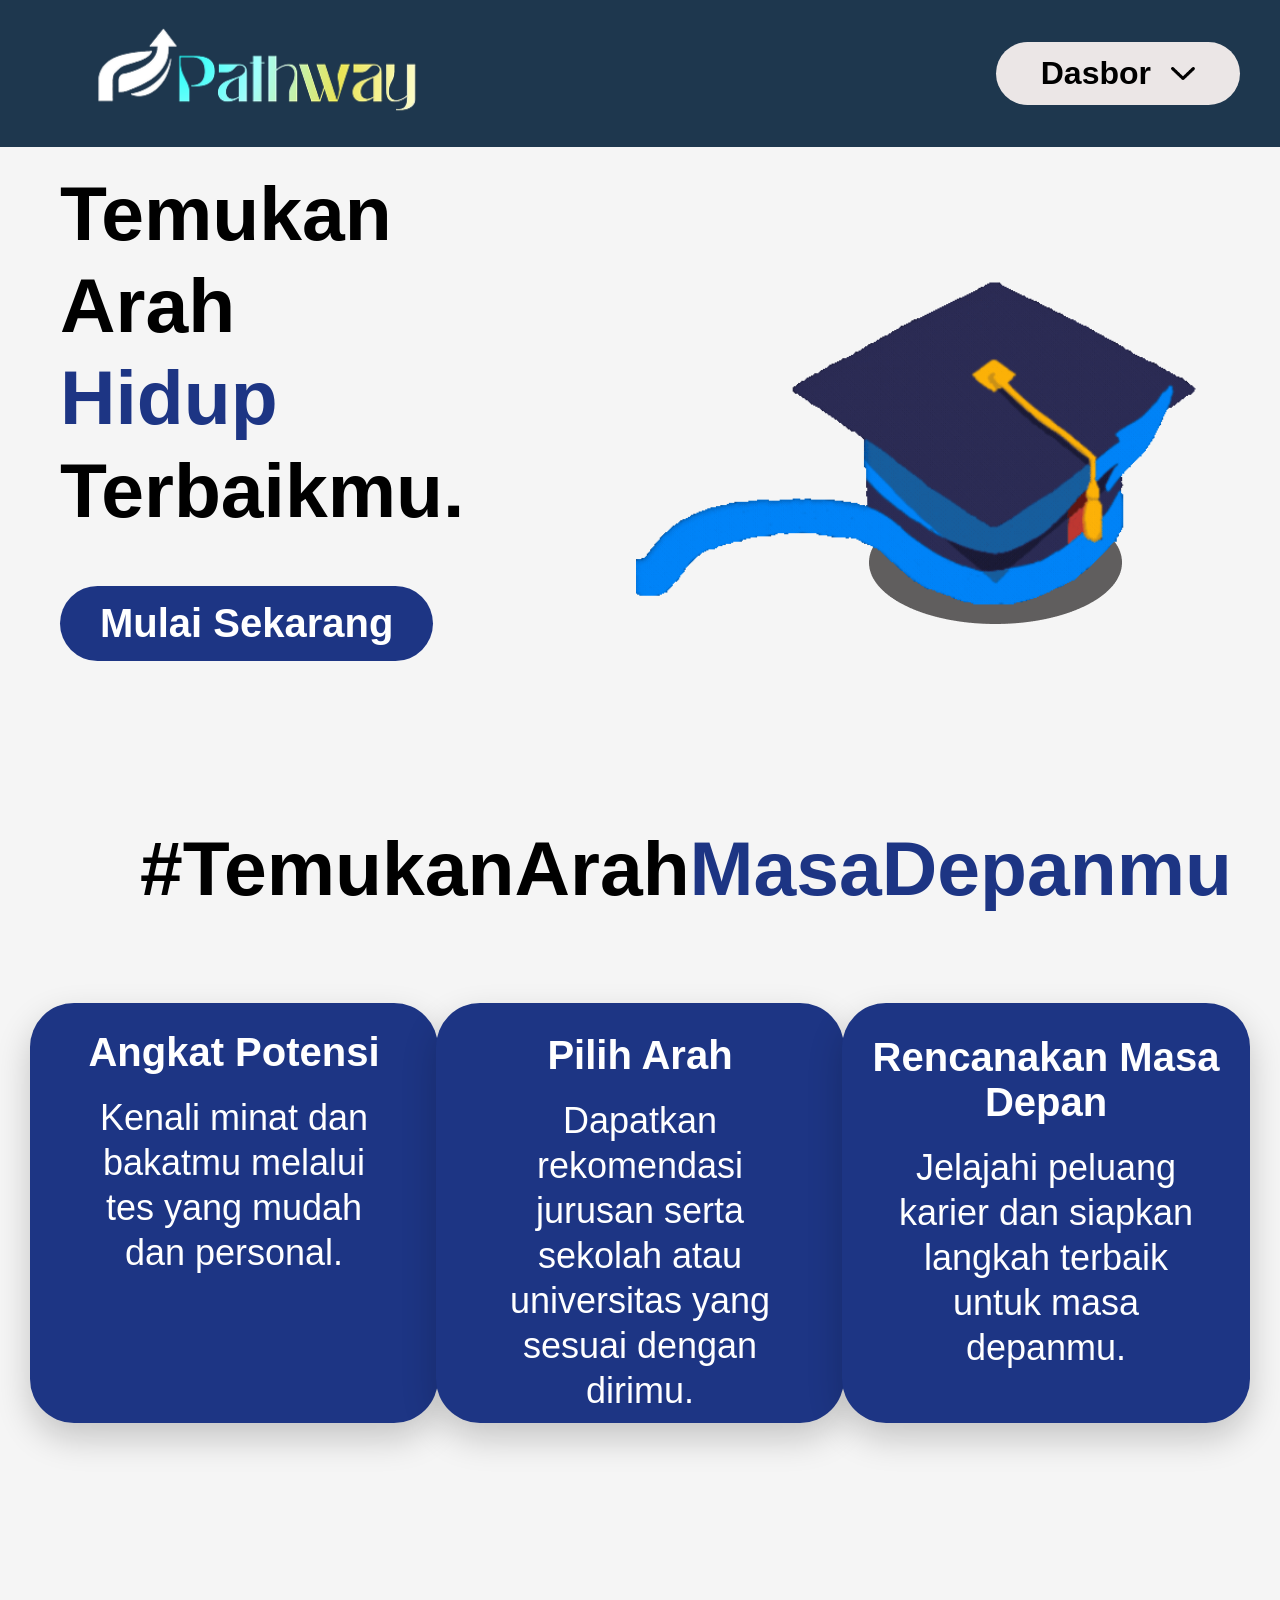
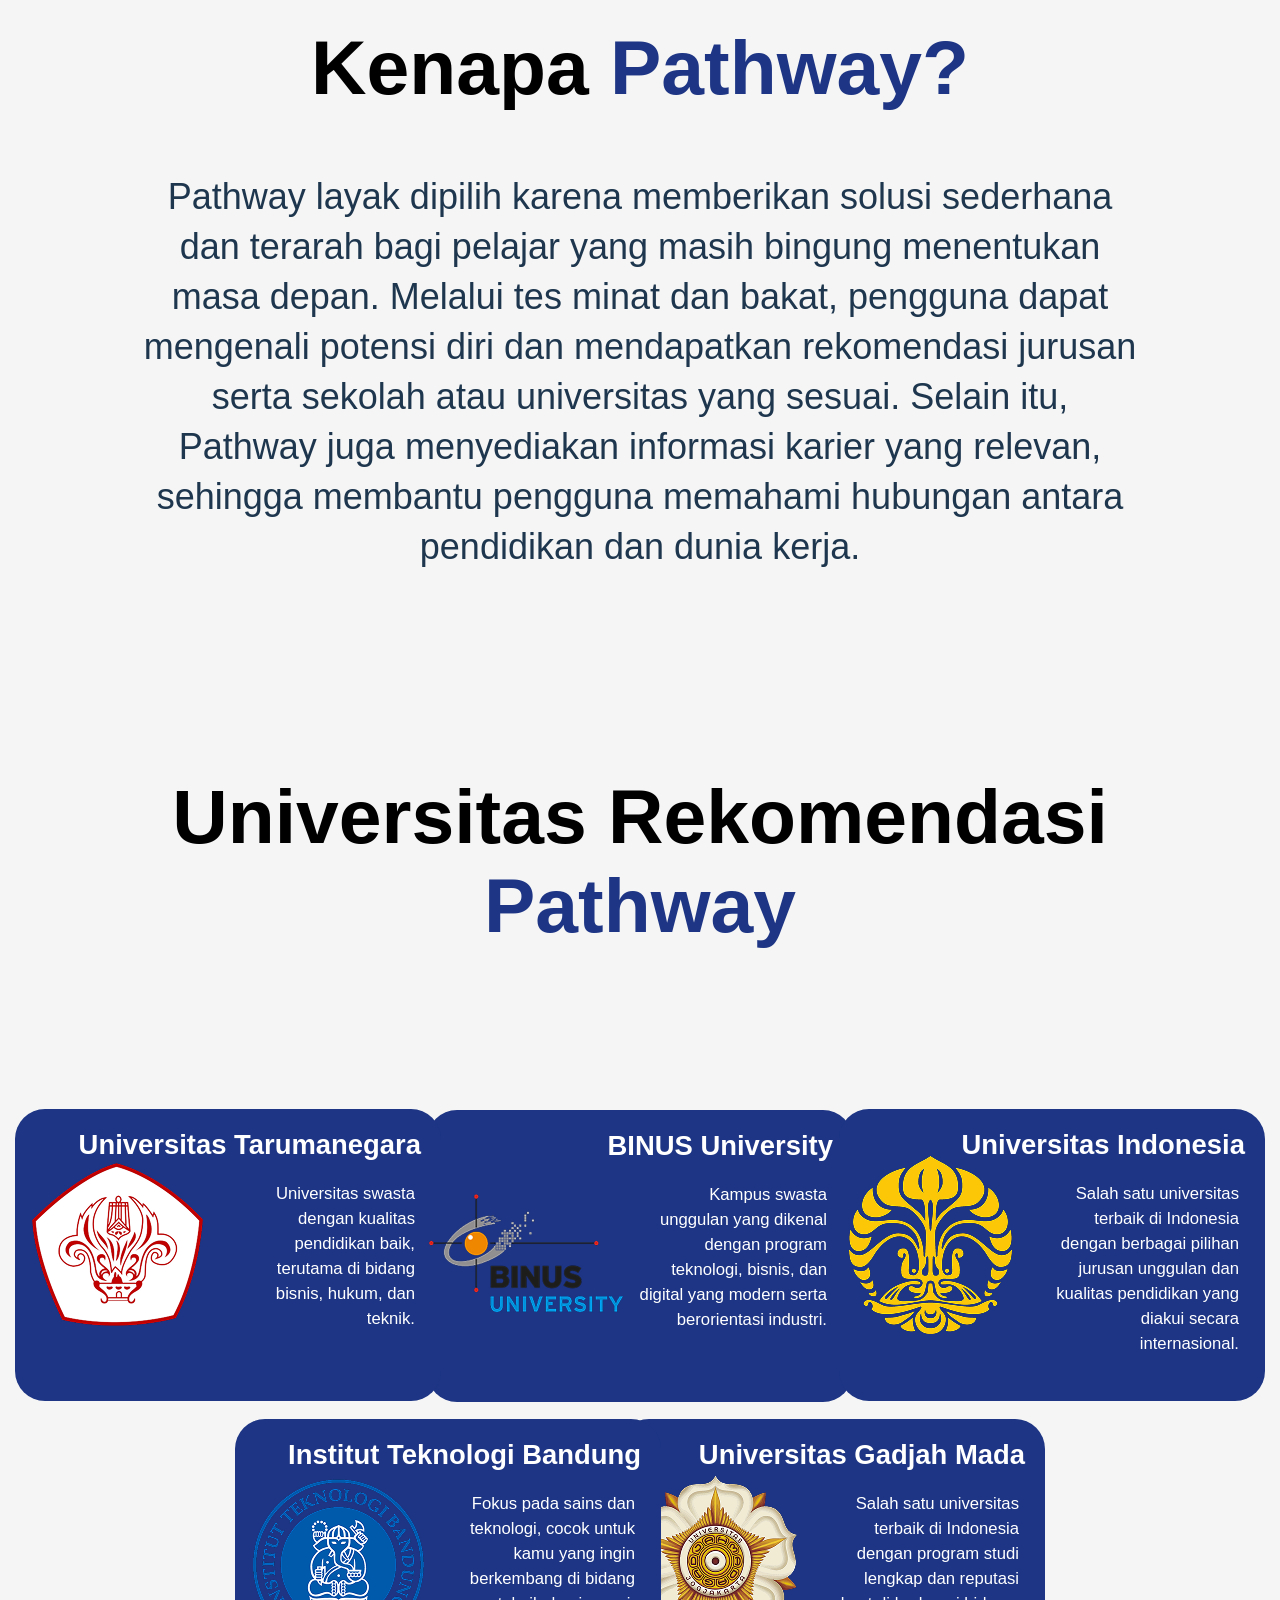
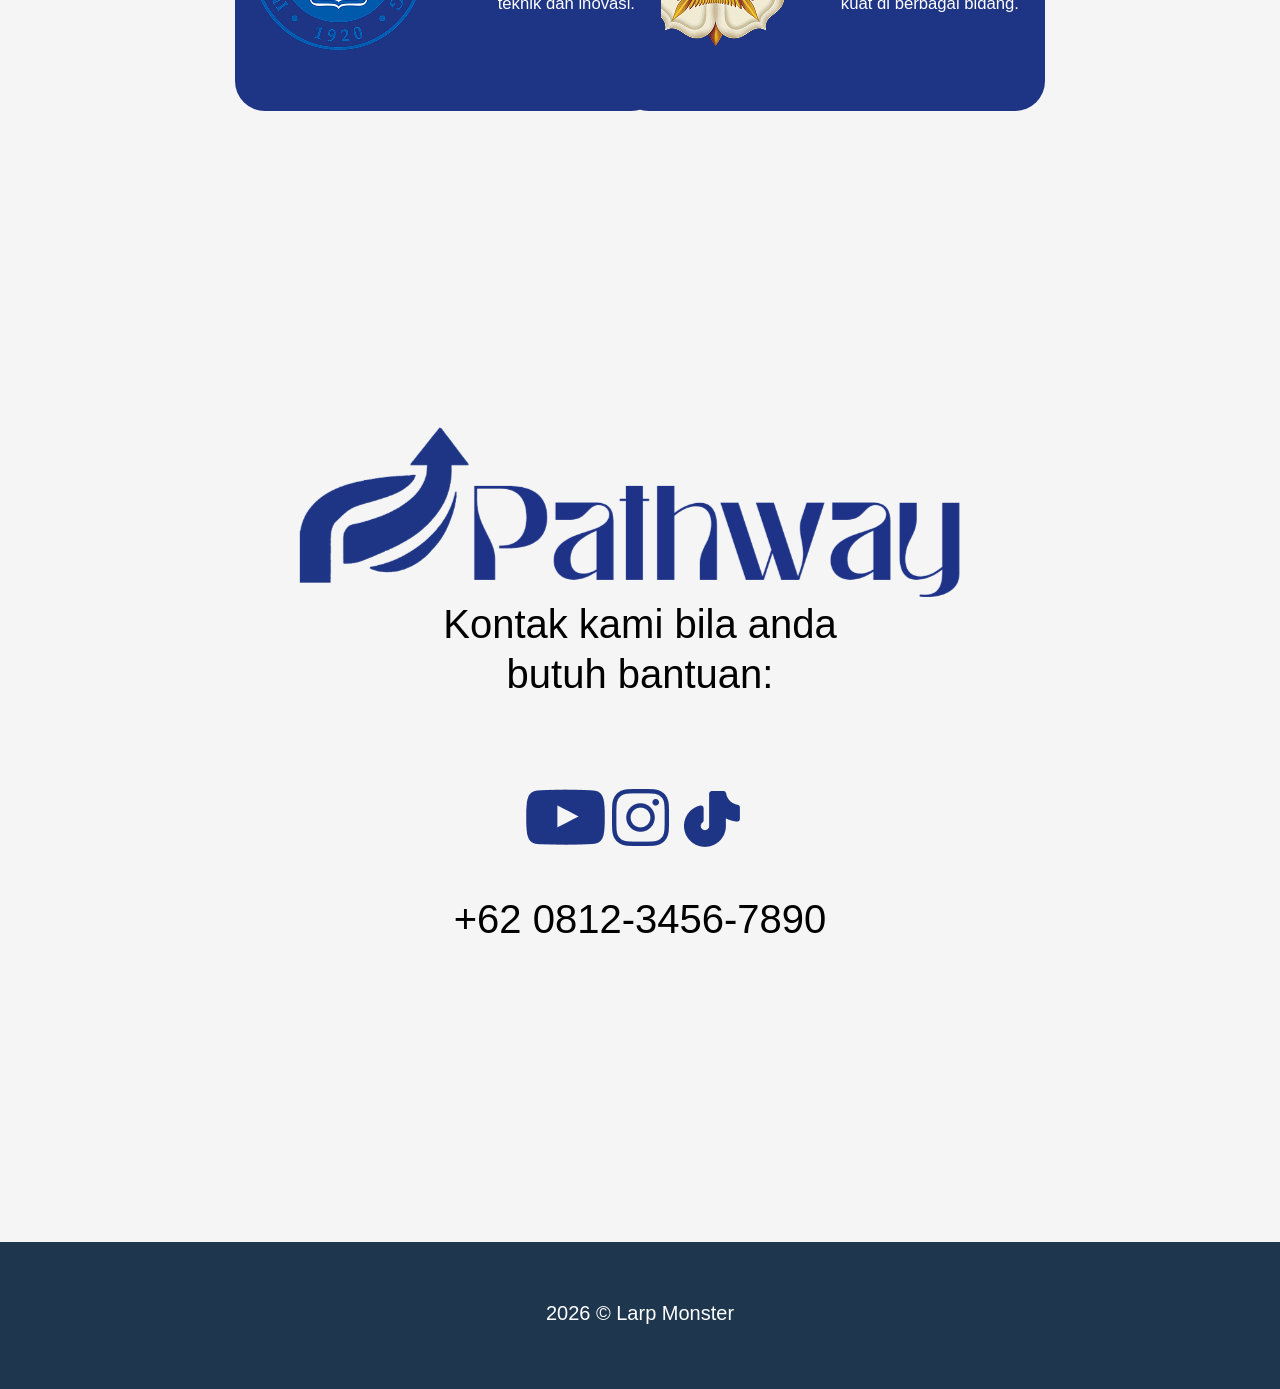
<file: index.html>
<!DOCTYPE html>
<html lang="en">
    <head>
        <meta charset="utf-8">
        <title>Landing Page</title>
        <link href="index.css" rel="stylesheet">
        <link rel="preconnect" href="https://fonts.googleapis.com">
        <link rel="icon" type="image/png" href="Assets/favicon.png">
    </head>
    <body>
        <header>
            <a href="index.html">
                <img src="Assets/PathLogo.png" class="logo">
            </a>
    
            <div class="dropdown-wrapper">
                <button class="btn-dasbor-custom" onclick="toggleMenu()">
                Dasbor <img src="Assets/Arrow.png" class="arrow" id="arrowIcon">
                </button>
                    
                <a href="login.html" class="dropdown-menu" id="loginMenu">Masuk
                </a>
            </div>
        </header>

        <div>
            <p class="Start">Temukan Arah <span>Hidup</span> Terbaikmu.</p>
            
            <a href="tes.html" class="Mulaiskarang">
                <button class="Test">Mulai Sekarang</button>
            </a>
            <img src="Assets/Topi.gif" class="topi">
            <img src="Assets/Eclipse.png" class="shadow">
        </div>

        <div>
            <p class="about">#TemukanArah<span>MasaDepanmu</span></p>
            <div class="containerop1">
                <div>
                    <p class="Op1">Angkat Potensi</p>
                    <p class="isi">Kenali minat dan bakatmu melalui tes yang mudah dan personal.</p>
                </div>
            </div>
            <div class="containerop2">
                <div>
                    <p class="Op2">Pilih Arah</p>
                    <p class="isi">Dapatkan rekomendasi jurusan serta sekolah atau universitas yang sesuai dengan dirimu.</p>
                </div>
            </div>
            <div class="containerop3">
                <div>
                    <p class="Op3">Rencanakan Masa Depan</p>
                    <p class="isi">Jelajahi peluang karier dan siapkan langkah terbaik untuk masa depanmu.</p>
                </div>
            </div>
        </div>

        <div>
            <p class="about">Kenapa <span>Pathway?</span></p>
            <p class="deksripsi">Pathway layak dipilih karena memberikan solusi sederhana dan terarah bagi pelajar yang masih bingung menentukan masa depan. Melalui tes minat dan bakat, pengguna dapat mengenali potensi diri dan mendapatkan rekomendasi jurusan serta sekolah atau universitas yang sesuai. Selain itu, Pathway juga menyediakan informasi karier yang relevan, sehingga membantu pengguna memahami hubungan antara pendidikan dan dunia kerja.</p>
        </div>

        <div>
            <p class="about">Universitas Rekomendasi <span>Pathway</span></p>
            <div class= "Uni1">
                <p class="judul1">BINUS University</p>
                <p class="deks1">Kampus swasta unggulan yang dikenal dengan program teknologi, bisnis, dan digital yang modern serta berorientasi industri.</p> 
                <img src="Assets/BINUSlogo.png" class="Binus">
            </div>
            <div class= "Uni2">
                <p class="judul2">Universitas Indonesia</p>
                <p class="deks2">Salah satu universitas terbaik di Indonesia dengan berbagai pilihan jurusan unggulan dan kualitas pendidikan yang diakui secara internasional.</p> 
                <img src="Assets/UI logo.png" class="UI">
            </div>
            <div class= "Uni3">
                <p class="judul3">Universitas Tarumanegara</p>
                <p class="deks3">Universitas swasta dengan kualitas pendidikan baik, terutama di bidang bisnis, hukum, dan teknik.</p> 
                <img src="Assets/Tarumanegara.png" class="TM">
            </div>
            <div class= "Uni4">
                <p class="judul4">Institut Teknologi Bandung</p>
                <p class="deks4">Fokus pada sains dan teknologi, cocok untuk kamu yang ingin berkembang di bidang teknik dan inovasi.</p> 
                <img src="Assets/ITB Logo.png" class="ITB">
            </div>
            <div class= "Uni5">
                <p class="judul5">Universitas Gadjah Mada</p>
                <p class="deks5">Salah satu universitas terbaik di Indonesia dengan program studi lengkap dan reputasi kuat di berbagai bidang.</p> 
                <img src="Assets/GJMD Logo.png" class="GJMD">
            </div>
        </div>

        <div>
            <img src="Assets/PathLogo2.png" class="PthLg2">
            <p class="contact">Kontak kami bila anda butuh bantuan:</p>
            <img src="Assets/Insta Icon.png" class="InstaLogo">
            <img src="Assets/YT icon.png" class="TubeLogo">
            <img src="Assets/TikTok Icon.png" class="TikTokLogo">
            <p class="NomorTLP">+62 0812-3456-7890</p>
        </div>

        <footer>
            <p>2026 © Larp Monster</p>
        </footer>

        <script src="JAVA.js"></script>
    </body>
</html>
</file>
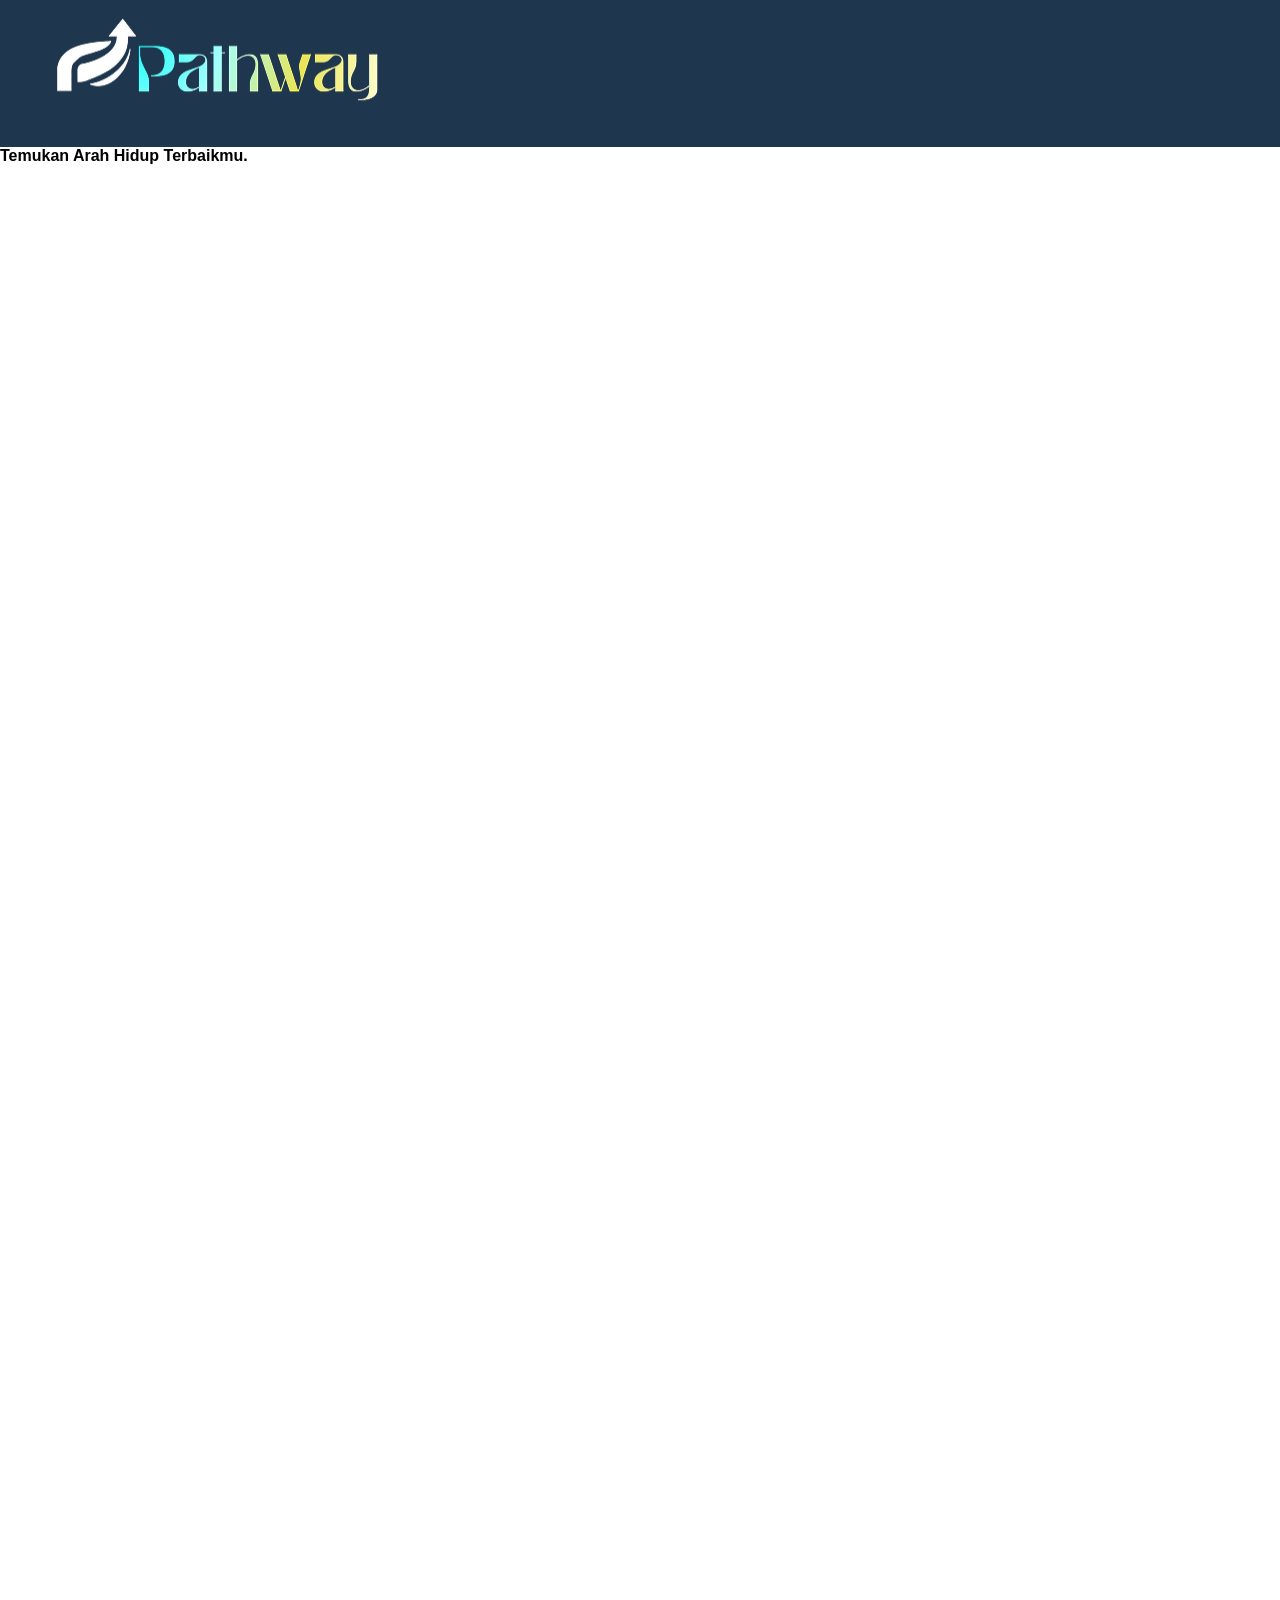
<file: LandingPage.html>
<!DOCTYPE html>
<html lang-"en">
    <head>
        <meta charset="utf-8">
        <title>Landing Page</title>
        <link href="LandingPage.css" rel="stylesheet">
        <link rel="preconnect" href="https://fonts.googleapis.com">
    </head>
    <body>
        <header>
            <a href="">
            <img src="Assets/PathLogo.png" class="logo">
            </a>
        </header>

        <div>
            <p class="Start">Temukan Arah <span>Hidup</span> Terbaikmu.</p>
        </div>
    </body>
</html>
</file>
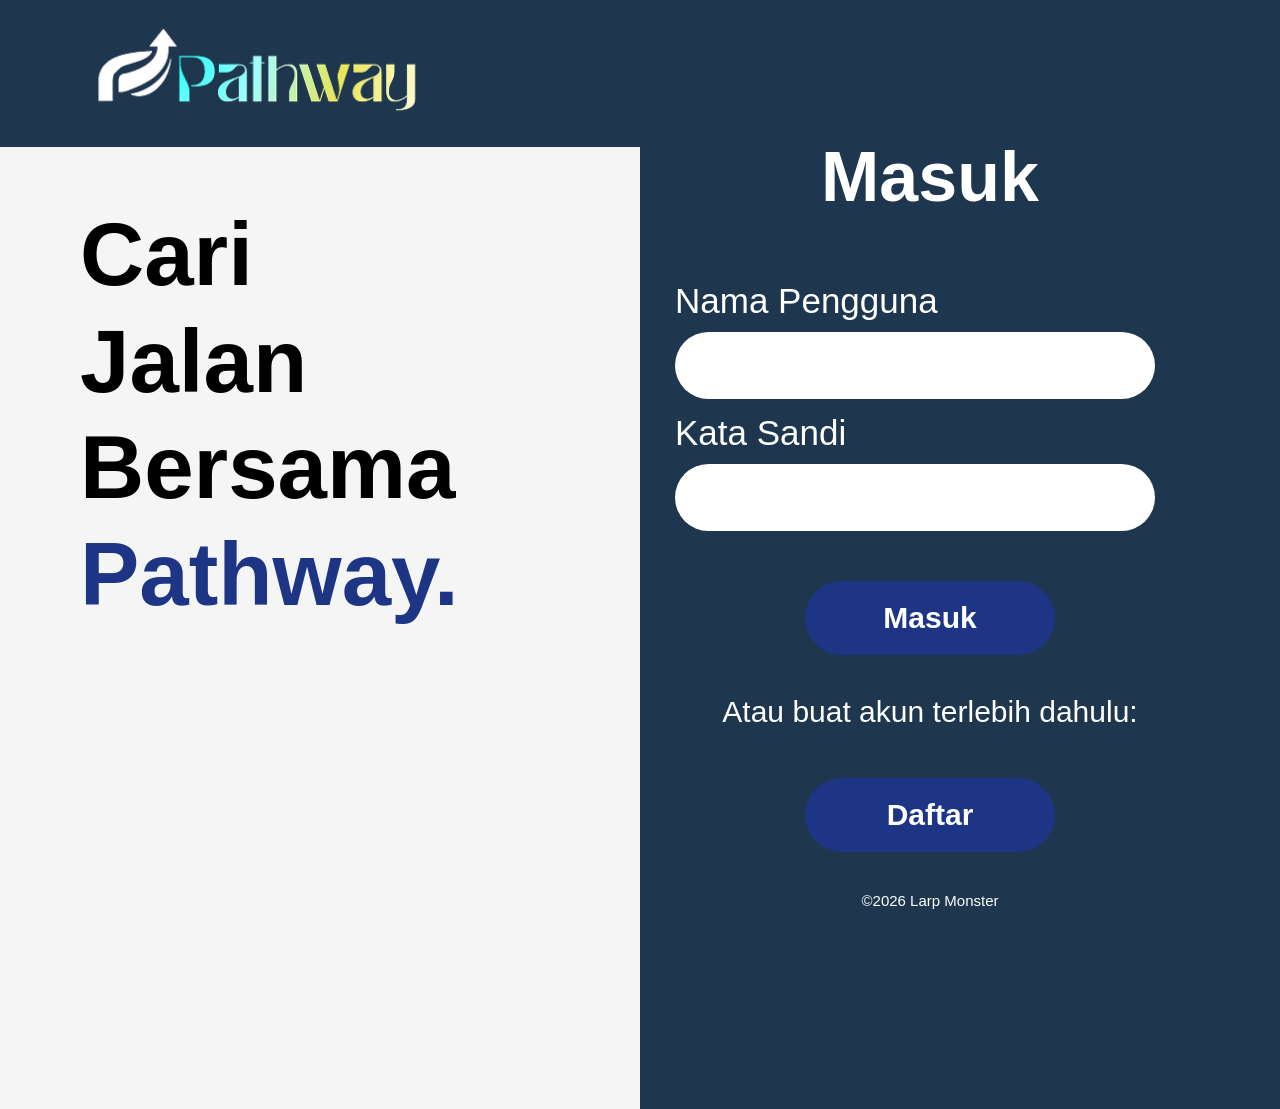
<file: login.html>
<!DOCTYPE html>
    <html lang="en">
    <head>
        <meta charset="UTF-8">
        <meta name="viewport" content="width=device-width, initial-scale=1.0">
        <title>Masuk Pathway</title>
        <link href="login.css" rel="stylesheet">
        <link rel="icon" type="image/png" href="Assets/favicon.png">
    </head>
    <body>
        <header>
            <a href="index.html">
                <img src="Assets/PathLogo.png" class="logo">
            </a>
            </div>
        </header>
        <main>
            <section class="hero">
                <p class="hiro">Cari Jalan Bersama <span>Pathway.</span></p>
            </section>
            <section class="isi">
                <form>
                <p>Masuk</p>
                    <label for="usn">Nama Pengguna</label><br>
                    <!-- Tambahin id="usn" di sini -->
                    <input type="text" id="usn" name="usn" required><br>
                    
                    <label for="pw">Kata Sandi</label><br>
                    <input type="password" id="pw" name="pw" required><br>
                    
                    <!-- Link tetap ada, tapi kita kasih id pada tombolnya -->
                    <a href="Profile.html" style="text-decoration: none;">
                        <button type="button" id="btnMasuk">Masuk</button>
                    </a>

                    <p class="regtex">Atau buat akun terlebih dahulu:</p>
                    <a href="Pathway Regis.html" style="text-decoration: none;">
                        <button class="regi" type="button">Daftar</button>
                    </a>
                    <p class="copy">&copy;2026 Larp Monster</p>
                </form>
            </section>
        </main>

        <script src="JAVA.js"></script>
    </body>
    </html>
</file>
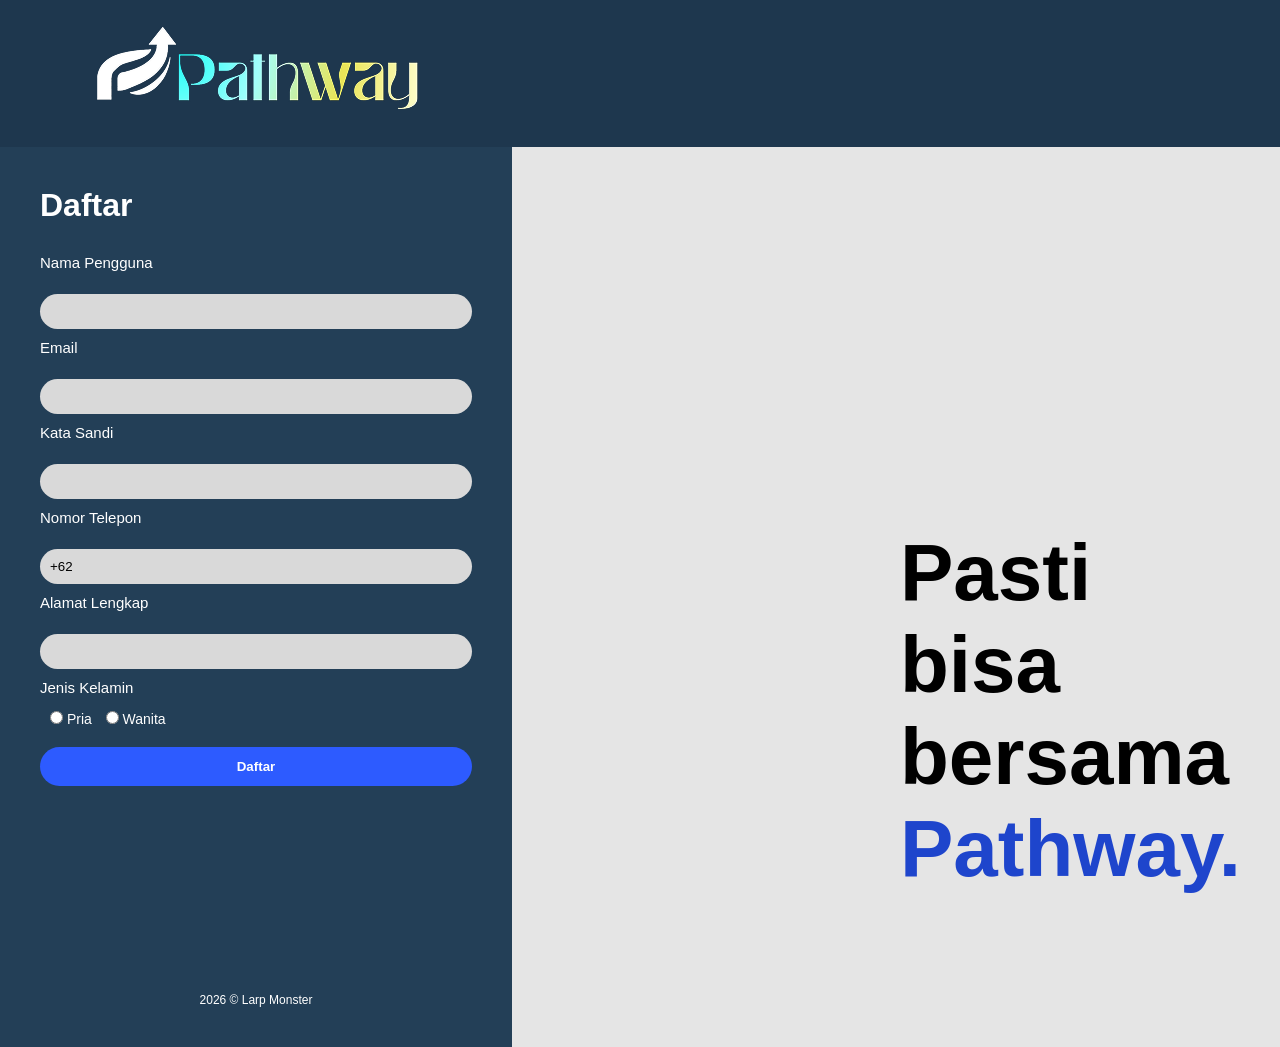
<file: Pathway Regis.html>
<!DOCTYPE html>
<html lang="id">
<head>
  <meta charset="UTF-8">
  <title>Pathway - Daftar</title>
  <link rel="stylesheet" href="style.css">
  <link rel="preconnect" href="https://fonts.googleapis.com">
  <link rel="icon" type="image/png" href="Assets/favicon.png">
</head>
<body>
  <header>
            <a href="index.html">
                <img src="Assets/PathLogo.png" class="logo">
            </a>
            </div>
        </header>

<div class="container">
  
  <!-- LEFT SIDE -->
  <div class="left">

    <h1>Daftar</h1>

    <form>
      <label for="usn" class="inp">Nama Pengguna</label><br>
      <input type="text" id="usn" name="usn" required>

      <label for="Em" class="inp">Email</label><br>
      <input type="email" id="Em" name="Em" required>

      <label for="Pass" class="inp">Kata Sandi</label><br>
      <input type="password" id="Pass" name="Pass" required>

      <label for="Numb" class="inp">Nomor Telepon</label><br>
      <input type="text" id="Numb" name="Numb" value="+62 " required>

      <label class="inp" for="Add">Alamat Lengkap</label><br>
      <input type="text" id="Add" name="Add" required>

      <label class="inp">Jenis Kelamin</label>
      <div class="gender">
        <input type="radio" name="jk"> Pria
        <input type="radio" name="jk"> Wanita
      </div>

      <button type="submit">
      <a class="subm" href="Profile.html">
      Daftar
      </button>
      </a>
    </form>

    <p class="footer">2026 © Larp Monster</p>
  </div>

  <!-- RIGHT SIDE -->
  <div class="right"></div>

</div>

<p class="Pasti">Pasti bisa bersama <span class="blu">Pathway.</span></p>

<script src="JAVA.js"></script>
</body>
</html>
</file>
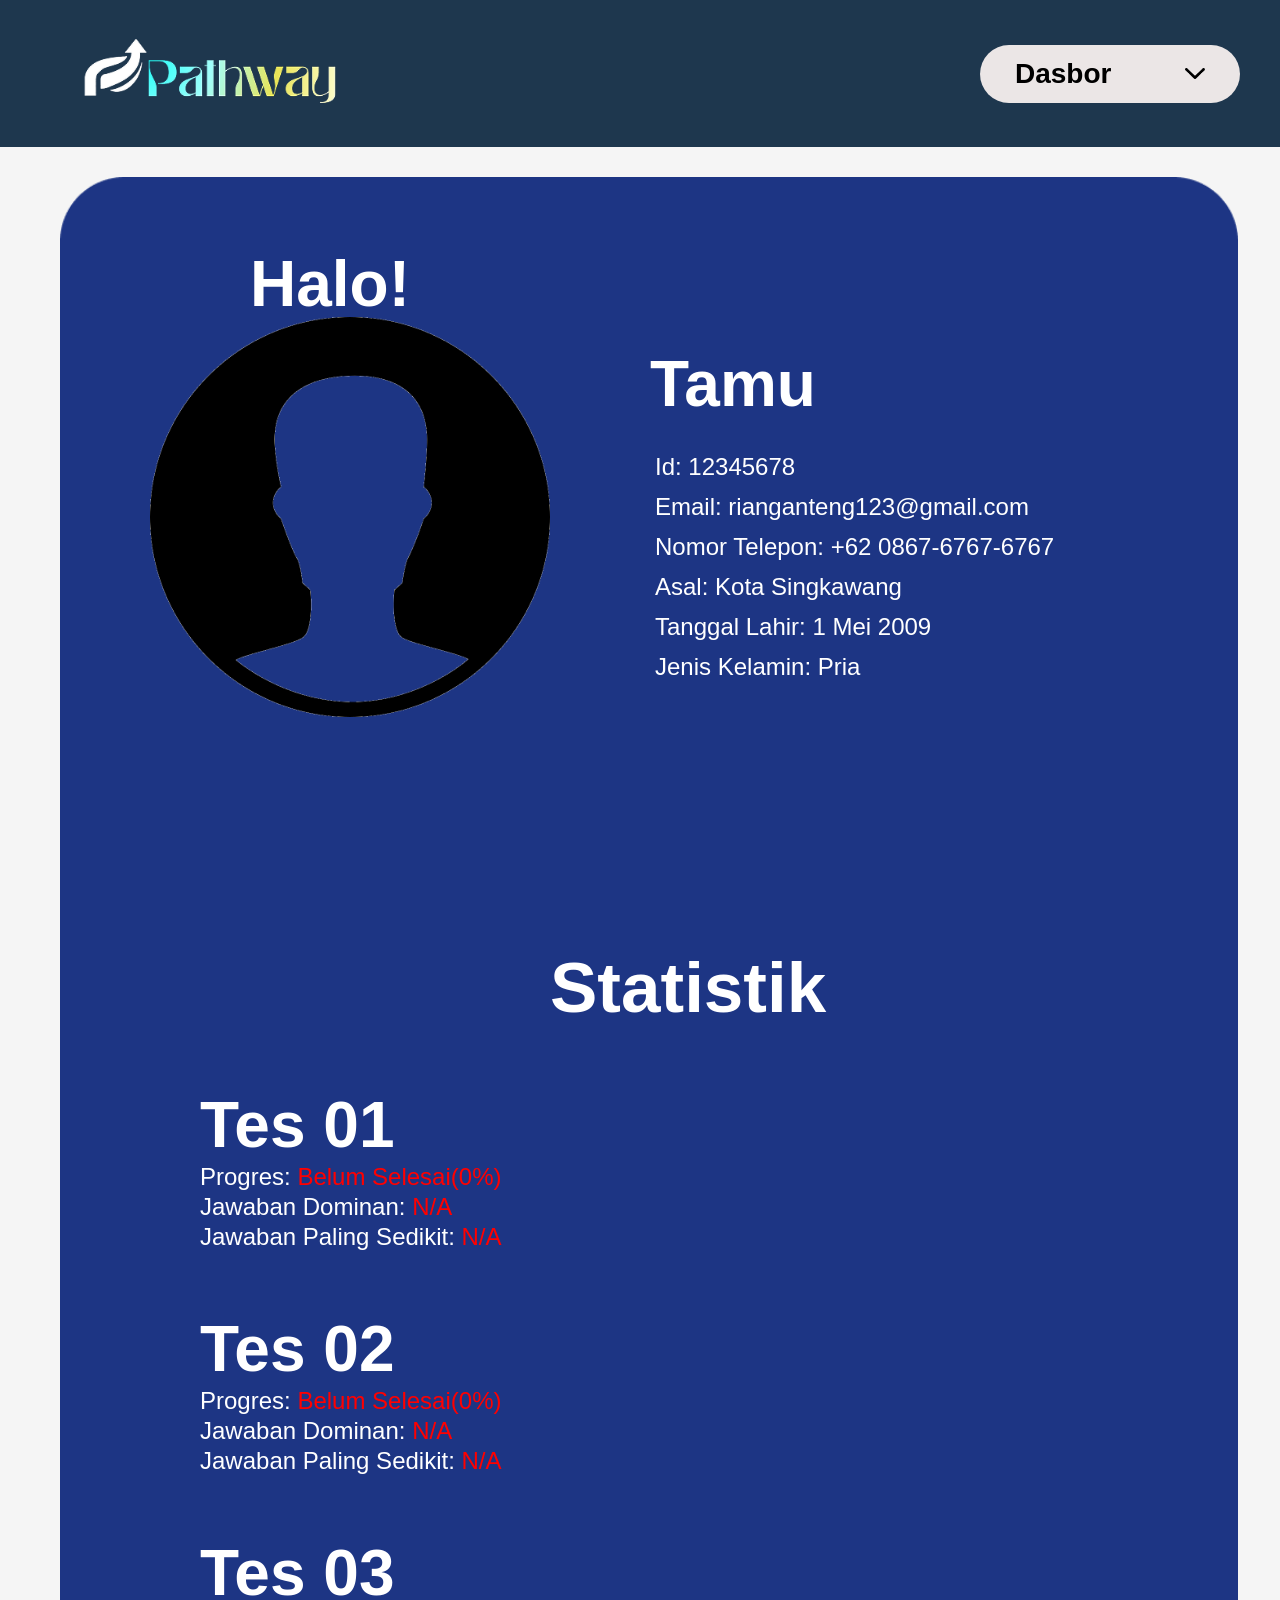
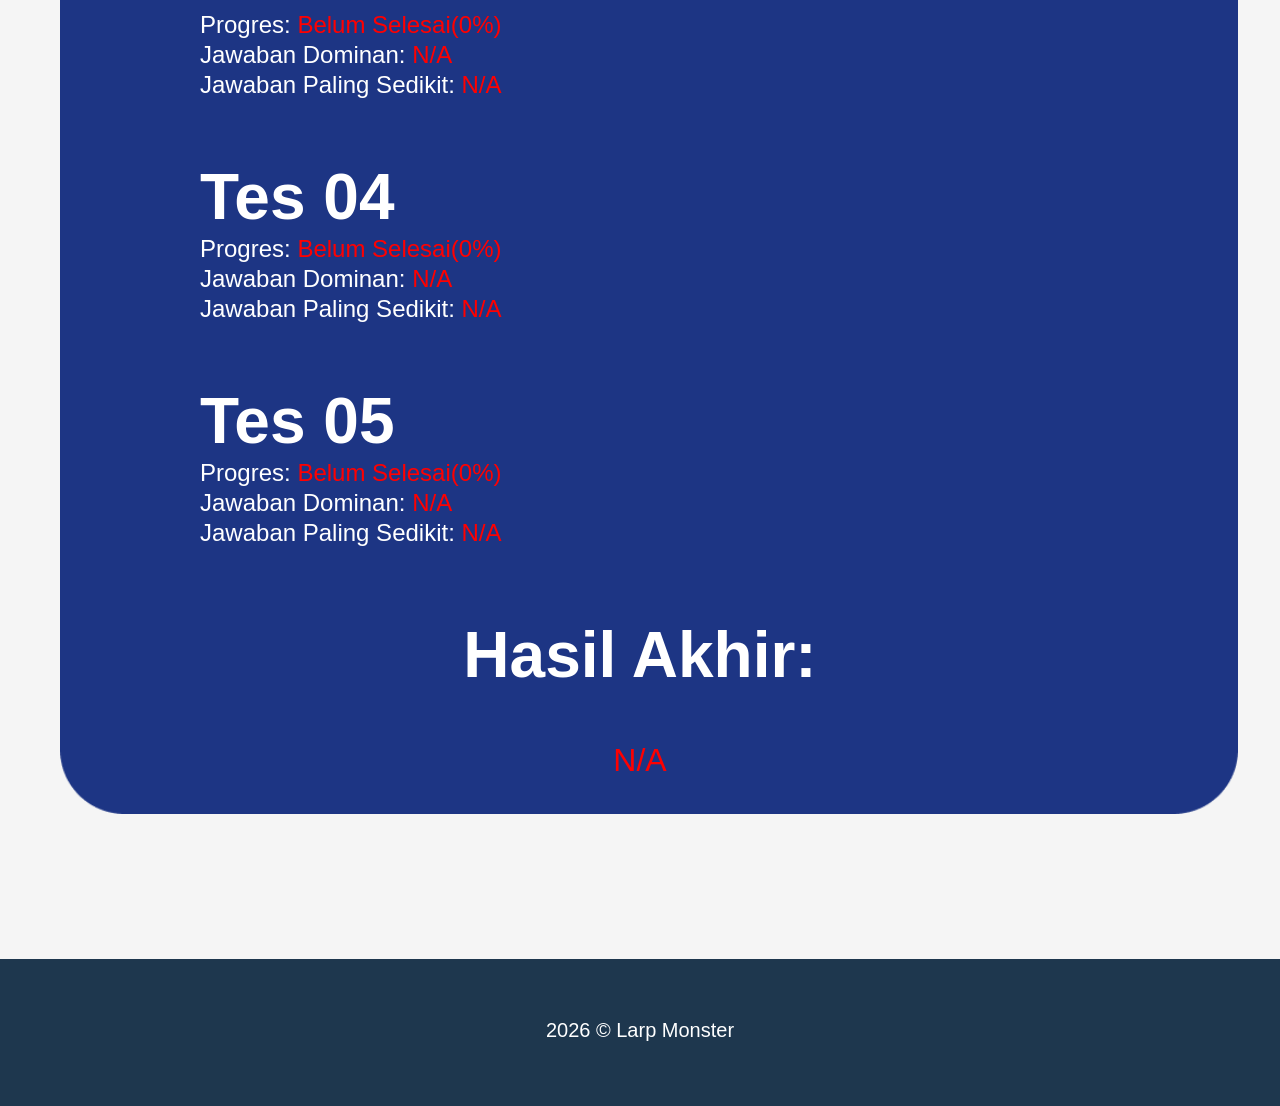
<file: Profile.html>
<!DOCTYPE html>
<html lang="en">
    <head>
        <meta charset="utf-8">
        <title>Edit Profile</title>
        <link href="Profile.css" rel="stylesheet">
        <link rel="preconnect" href="https://fonts.googleapis.com">
        <link rel="icon" type="image/png" href="Assets/favicon.png">
    </head>
    <body>
        <header>
            <a href="index.html">
                <img src="Assets/PathLogo.png" class="logo">
            </a>

            <div class="dropdown-wrapper">
                <button class="btn-dasbor-custom" onclick="toggleMenu()">
                    Dasbor <img src="Assets/Arrow.png" class="arrow" id="arrowIcon">
                </button>
    
                <!-- Menu Dropdown dengan 3 opsi -->
                <ul class="dropdown-menu" id="loginMenu">
                    <li><a href="tes.html">Tes</a></li>
                    <li><a href="Profile.html">Edit Profil</a></li>
                    <li><a href="index.html" class="logout-item">Keluar</a></li>
                </ul>
            </div>
        </header>

        <div>
            <h2 class="halo">Halo!</h2>
            <img src="Assets/Anonim.png" class="pfp">
            <h2 class="name"><span class="color" id="namaDisplay"></span></h2>
            <img src="Assets/Rectangle.png" class="Rec">
            <div class="Id">
                <p>Id: 12345678</p>
                <p>Email: rianganteng123@gmail.com</p>
                <p>Nomor Telepon: +62 0867-6767-6767</p>
                <p>Asal: Kota Singkawang</p>
                <p>Tanggal Lahir: 1 Mei 2009</p>
                <p>Jenis Kelamin: Pria</p>
            </div>
        </div>

        <div>
            <p class="Static">Statistik</p>

            <div>
                <p class="Tests">Tes 01</p>
                <div class="ingfo">
                    <p>Progres: <span class="merah">Belum Selesai(0%)</span></p>
                    <p>Jawaban Dominan: <span class="merah">N/A</span></p>
                    <p>Jawaban Paling Sedikit: <span class="merah">N/A</span></p>
                </div>
            </div>
            <div>
                <p class="Tests">Tes 02</p>
                <div class="ingfo">
                    <p>Progres: <span class="merah">Belum Selesai(0%)</span></p>
                    <p>Jawaban Dominan: <span class="merah">N/A</span></p>
                    <p>Jawaban Paling Sedikit: <span class="merah">N/A</span></p>
                </div>
            </div>
            <div>
                <p class="Tests">Tes 03</p>
                <div class="ingfo">
                    <p>Progres: <span class="merah">Belum Selesai(0%)</span></p>
                    <p>Jawaban Dominan: <span class="merah">N/A</span></p>
                    <p>Jawaban Paling Sedikit: <span class="merah">N/A</span></p>
                </div>
            </div>
            <div>
                <p class="Tests">Tes 04</p>
                <div class="ingfo">
                    <p>Progres: <span class="merah">Belum Selesai(0%)</span></p>
                    <p>Jawaban Dominan: <span class="merah">N/A</span></p>
                    <p>Jawaban Paling Sedikit: <span class="merah">N/A</span></p>
                </div>
            </div>
            <div>
                <p class="Tests">Tes 05</p>
                <div class="ingfo">
                    <p>Progres: <span class="merah">Belum Selesai(0%)</span></p>
                    <p>Jawaban Dominan: <span class="merah">N/A</span></p>
                    <p>Jawaban Paling Sedikit: <span class="merah">N/A</span></p>
                </div>
            </div>
            <p class="final">Hasil Akhir:</p>
            <p class="reason">N/A</p>
        </div>

        <footer>
            <p>2026 © Larp Monster</p>
        </footer>

        <script src="JAVA.js"></script>
    </body>
</html>
</file>
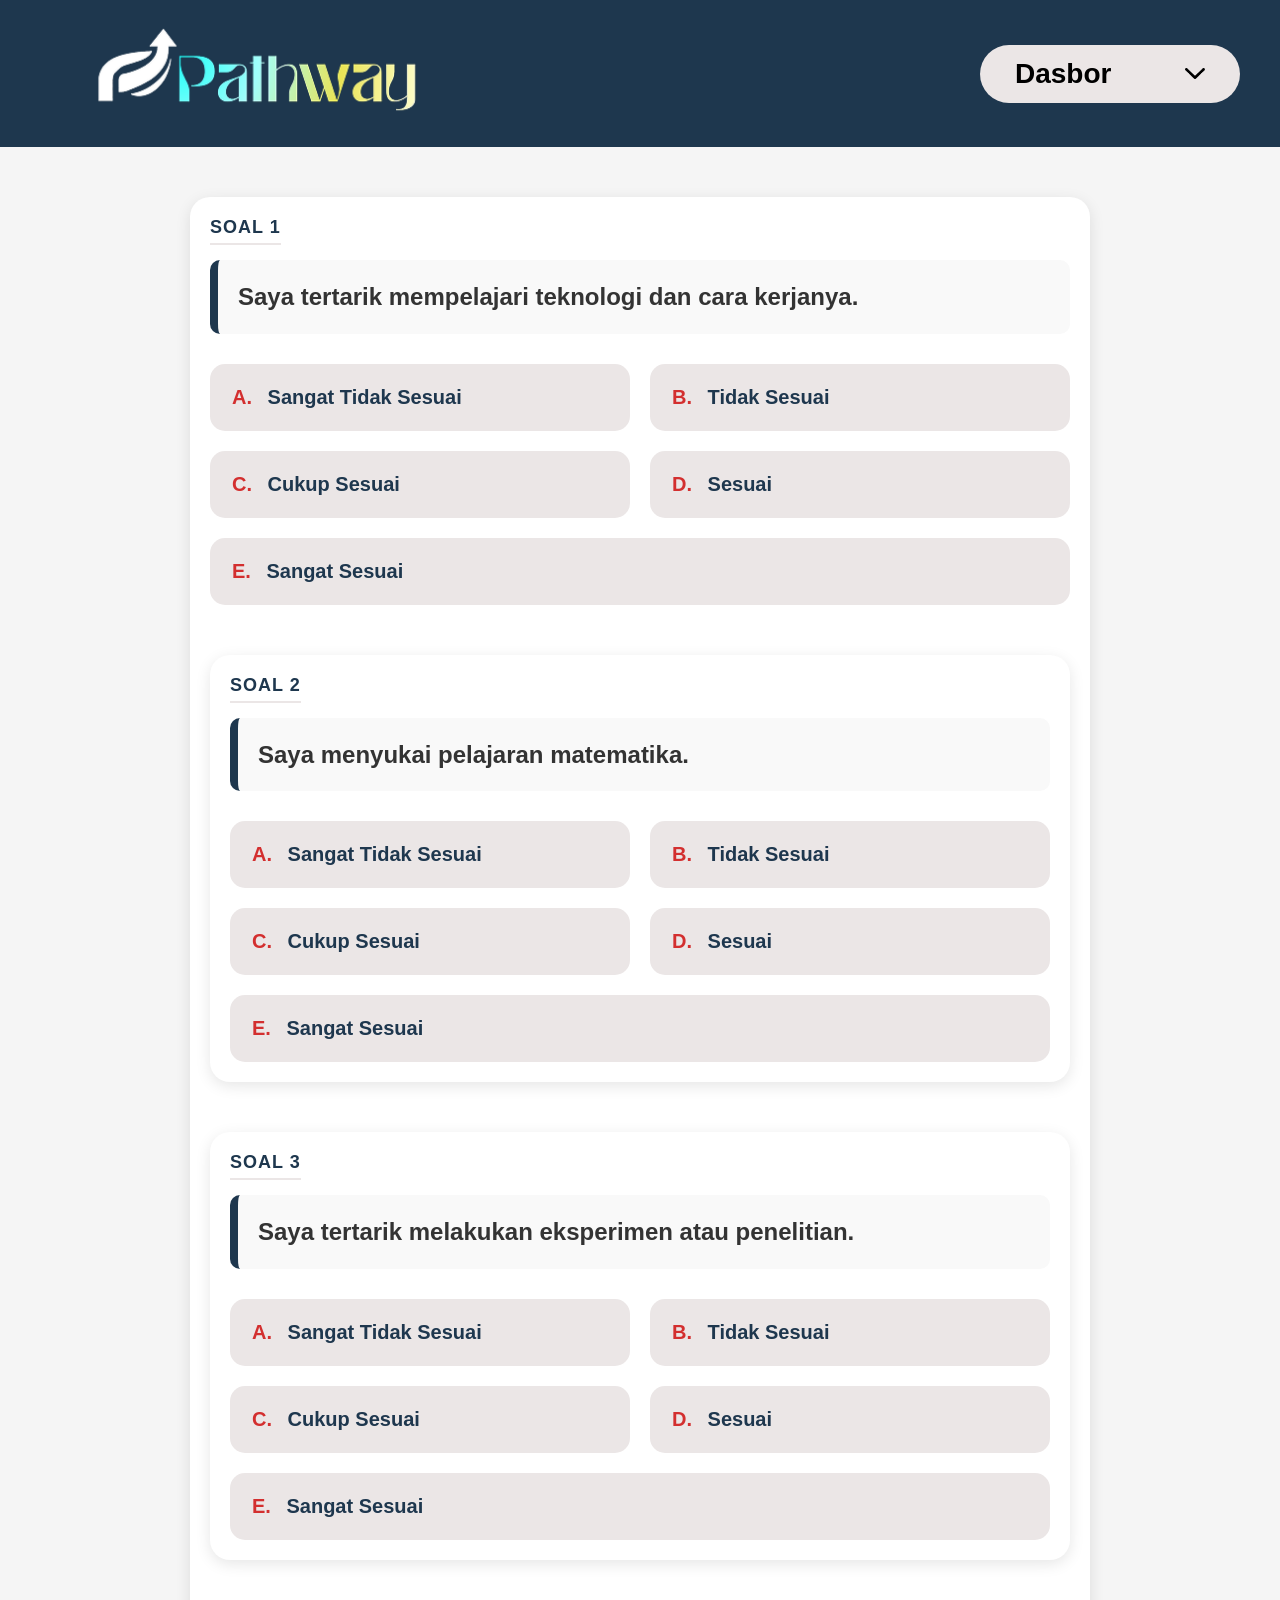
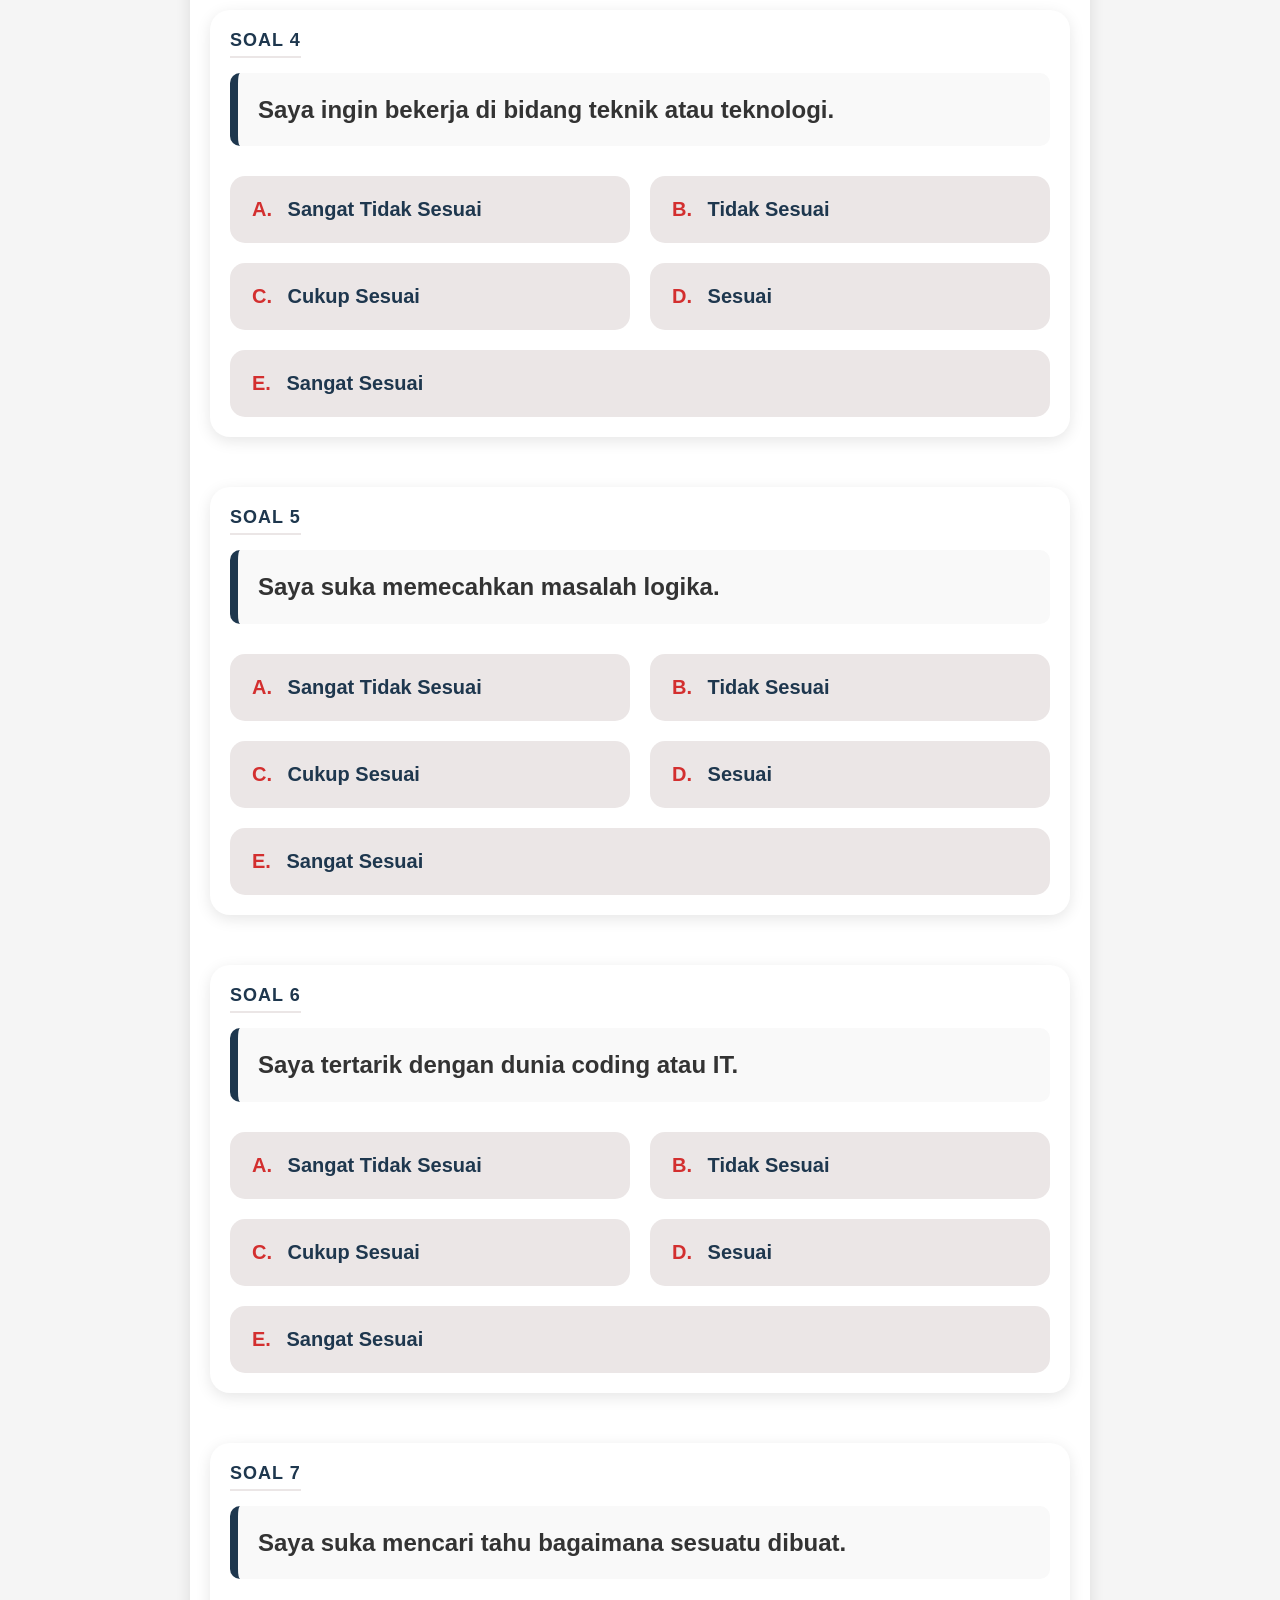
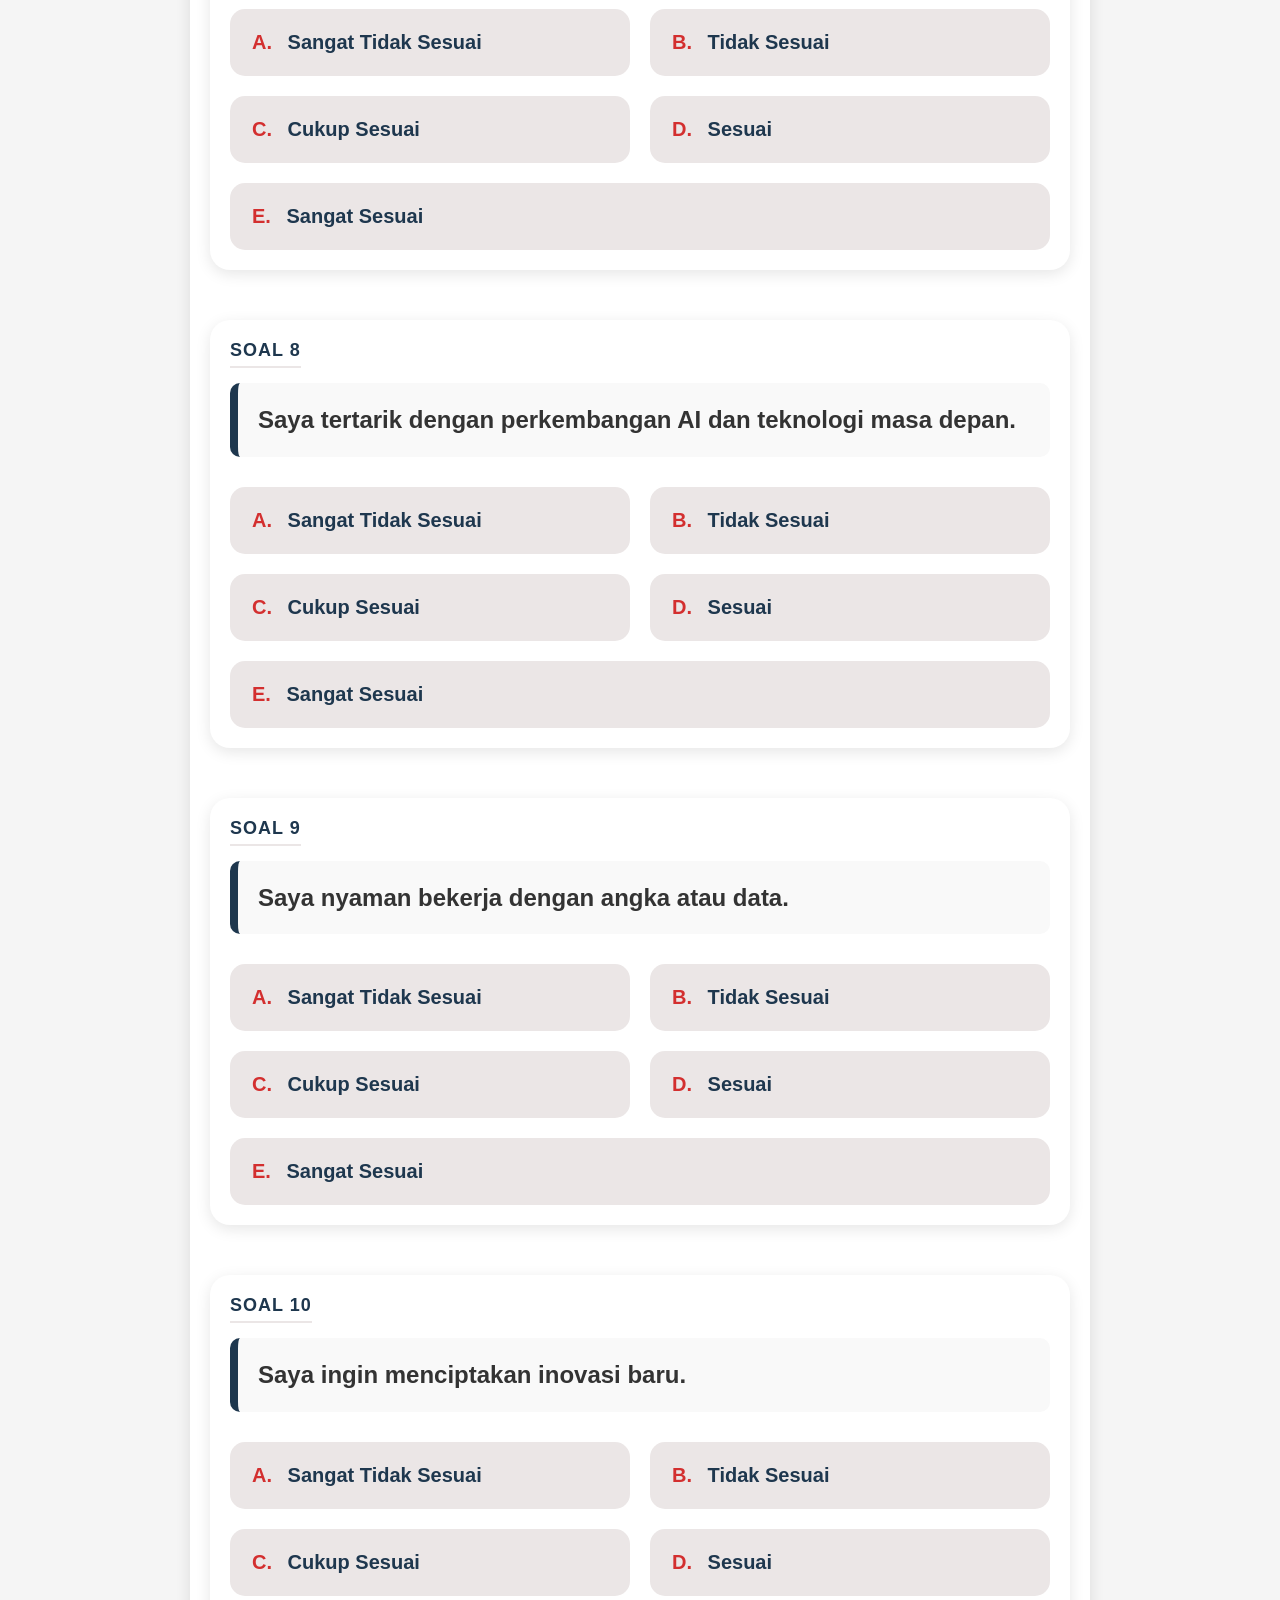
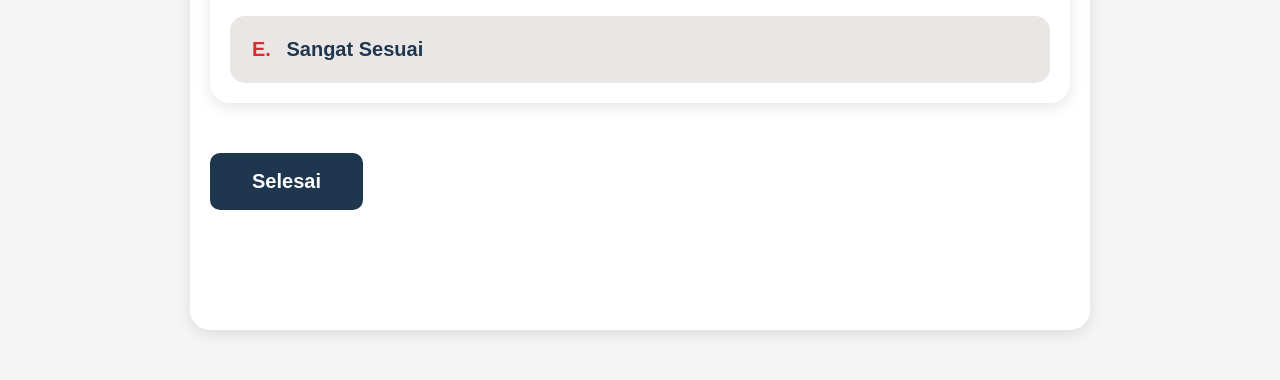
<file: test1.html>
<!DOCTYPE html>
<html lang="en">
<head>
  <meta charset="UTF-8">
  <title>Pathway Quiz</title>
  <link rel="stylesheet" href="test1.css">
  <link rel="icon" type="image/png" href="Assets/favicon.png">
</head>
<body>
    <header>
        <a href="index.html">
            <img src="Assets/PathLogo.png" class="logo">
            </a>

        <div class="dropdown-wrapper">
                <button class="btn-dasbor-custom" onclick="toggleMenu()">
                    Dasbor <img src="Assets/Arrow.png" class="arrow" id="arrowIcon">
                </button>
    
                <!-- Menu Dropdown dengan 3 opsi -->
                <ul class="dropdown-menu" id="loginMenu">
                    <li><a href="tes.html">Tes</a></li>
                    <li><a href="Profile.html">Edit Profil</a></li>
                    <li><a href="index.html" class="logout-item">Keluar</a></li>
                </ul>
            </div>
    </header>

    <div class="quiz-container">
    <!-- Soal -->
     <div class="soal-header">
        <h3>Soal 1</h3>
    </div>
    <div class="question-box">
        <p class="question-text">Saya tertarik mempelajari teknologi dan cara kerjanya.</p>
    </div>

    <!-- Pilihan Jawaban (Grid A-B, C-D) -->
    <div class="options-grid">
        <button class="option-btn"><span>A.</span> Sangat Tidak Sesuai</button>
        <button class="option-btn"><span>B.</span> Tidak Sesuai</button>
        <button class="option-btn"><span>C.</span> Cukup Sesuai</button>
        <button class="option-btn"><span>D.</span> Sesuai</button>
        <button class="option-btn"><span>E.</span> Sangat Sesuai</button>
    </div>

    <div class="quiz-container">
    <div class="soal-header">
        <h3>Soal 2</h3>
    </div>

    <div class="question-box">
        <p class="question-text">Saya menyukai pelajaran matematika.</p>
    </div>

    <!-- Pilihan Jawaban Skala Likert (A-E) -->
    <div class="options-grid">
        <button class="option-btn"><span>A.</span> Sangat Tidak Sesuai</button>
        <button class="option-btn"><span>B.</span> Tidak Sesuai</button>
        <button class="option-btn"><span>C.</span> Cukup Sesuai</button>
        <button class="option-btn"><span>D.</span> Sesuai</button>
        <button class="option-btn"><span>E.</span> Sangat Sesuai</button>
    </div>
</div>

    <!-- Container Soal 3 -->
<div class="quiz-container">
    <div class="soal-header">
        <h3>Soal 3</h3>
    </div>

    <div class="question-box">
        <p class="question-text">Saya tertarik melakukan eksperimen atau penelitian.</p>
    </div>

    <!-- Pilihan Jawaban (Skala Likert A-E) -->
    <div class="options-grid">
        <button class="option-btn"><span>A.</span> Sangat Tidak Sesuai</button>
        <button class="option-btn"><span>B.</span> Tidak Sesuai</button>
        <button class="option-btn"><span>C.</span> Cukup Sesuai</button>
        <button class="option-btn"><span>D.</span> Sesuai</button>
        <button class="option-btn"><span>E.</span> Sangat Sesuai</button>
    </div>
</div>

    <div class="quiz-container">
    <div class="soal-header">
        <h3>Soal 4</h3>
    </div>
    <div class="question-box">
        <p class="question-text">Saya ingin bekerja di bidang teknik atau teknologi.</p>
    </div>
    <div class="options-grid">
        <button class="option-btn"><span>A.</span> Sangat Tidak Sesuai</button>
        <button class="option-btn"><span>B.</span> Tidak Sesuai</button>
        <button class="option-btn"><span>C.</span> Cukup Sesuai</button>
        <button class="option-btn"><span>D.</span> Sesuai</button>
        <button class="option-btn"><span>E.</span> Sangat Sesuai</button>
    </div>
</div>

    <!-- SOAL NO 5 -->
<div class="quiz-container">
    <div class="soal-header">
        <h3>Soal 5</h3>
    </div>
    <div class="question-box">
        <p class="question-text">Saya suka memecahkan masalah logika.</p>
    </div>
    <div class="options-grid">
        <button class="option-btn"><span>A.</span> Sangat Tidak Sesuai</button>
        <button class="option-btn"><span>B.</span> Tidak Sesuai</button>
        <button class="option-btn"><span>C.</span> Cukup Sesuai</button>
        <button class="option-btn"><span>D.</span> Sesuai</button>
        <button class="option-btn"><span>E.</span> Sangat Sesuai</button>
    </div>
</div>

<!-- SOAL NO 6 -->
<div class="quiz-container">
    <div class="soal-header">
        <h3>Soal 6</h3>
    </div>
    <div class="question-box">
        <p class="question-text">Saya tertarik dengan dunia coding atau IT.</p>
    </div>
    <div class="options-grid">
        <button class="option-btn"><span>A.</span> Sangat Tidak Sesuai</button>
        <button class="option-btn"><span>B.</span> Tidak Sesuai</button>
        <button class="option-btn"><span>C.</span> Cukup Sesuai</button>
        <button class="option-btn"><span>D.</span> Sesuai</button>
        <button class="option-btn"><span>E.</span> Sangat Sesuai</button>
    </div>
</div>

<!-- SOAL NO 7 -->
<div class="quiz-container">
    <div class="soal-header">
        <h3>Soal 7</h3>
    </div>
    <div class="question-box">
        <p class="question-text">Saya suka mencari tahu bagaimana sesuatu dibuat.</p>
    </div>
    <div class="options-grid">
        <button class="option-btn"><span>A.</span> Sangat Tidak Sesuai</button>
        <button class="option-btn"><span>B.</span> Tidak Sesuai</button>
        <button class="option-btn"><span>C.</span> Cukup Sesuai</button>
        <button class="option-btn"><span>D.</span> Sesuai</button>
        <button class="option-btn"><span>E.</span> Sangat Sesuai</button>
    </div>
</div>

<!-- SOAL NO 8 -->
<div class="quiz-container">
    <div class="soal-header">
        <h3>Soal 8</h3>
    </div>
    <div class="question-box">
        <p class="question-text">Saya tertarik dengan perkembangan AI dan teknologi masa depan.</p>
    </div>
    <div class="options-grid">
        <button class="option-btn"><span>A.</span> Sangat Tidak Sesuai</button>
        <button class="option-btn"><span>B.</span> Tidak Sesuai</button>
        <button class="option-btn"><span>C.</span> Cukup Sesuai</button>
        <button class="option-btn"><span>D.</span> Sesuai</button>
        <button class="option-btn"><span>E.</span> Sangat Sesuai</button>
    </div>
</div>

<!-- SOAL NO 9 -->
<div class="quiz-container">
    <div class="soal-header">
        <h3>Soal 9</h3>
    </div>
    <div class="question-box">
        <p class="question-text">Saya nyaman bekerja dengan angka atau data.</p>
    </div>
    <div class="options-grid">
        <button class="option-btn"><span>A.</span> Sangat Tidak Sesuai</button>
        <button class="option-btn"><span>B.</span> Tidak Sesuai</button>
        <button class="option-btn"><span>C.</span> Cukup Sesuai</button>
        <button class="option-btn"><span>D.</span> Sesuai</button>
        <button class="option-btn"><span>E.</span> Sangat Sesuai</button>
    </div>
</div>

<!-- SOAL NO 10 -->
<div class="quiz-container">
    <div class="soal-header">
        <h3>Soal 10</h3>
    </div>
    <div class="question-box">
        <p class="question-text">Saya ingin menciptakan inovasi baru.</p>
    </div>
    <div class="options-grid">
        <button class="option-btn"><span>A.</span> Sangat Tidak Sesuai</button>
        <button class="option-btn"><span>B.</span> Tidak Sesuai</button>
        <button class="option-btn"><span>C.</span> Cukup Sesuai</button>
        <button class="option-btn"><span>D.</span> Sesuai</button>
        <button class="option-btn"><span>E.</span> Sangat Sesuai</button>
    </div>
</div>

<!-- TOMBOL SELESAI -->
<div class="nav-container" style="margin-bottom: 100px;">
    <a class="finish" href="Profile.html">
    <button class="btn-nav primary" style="width: 100%; font-size: 20px;">
        Selesai
    </button>
    </a>
</div>

    <script src="JAVA.js"></script>
</body>
</html>
</file>
<file: index.css>
* {
    margin: 0;
    padding: 0;
    box-sizing: border-box;
}

body {
    font-family: 'Montserrat', sans-serif;
    min-height: 3000px;
    background-color: #f5f5f5;
}

header {
    display: flex;
    align-items: center;
    justify-content: space-between;
    background-color: #1E374E;
    width: 100%;
    height: 147px;
    padding: 0 40px;
    position: sticky;
    top: 0;
    z-index: 1000;
}

header a {
    display: inline-block;
}

.logo {
    display: block;
    height: 126.65px;
    width: 444.59px;
    object-fit: contain;
}

.dropdown-wrapper {
    position: relative;
    display: inline-block;
    min-width: 240px;
}

.btn-dasbor-custom {
    background-color: #EBE6E6;
    color: black;
    padding: 13px 45px;
    border-radius: 60px;
    border: none;
    cursor: pointer;
    display: flex;
    align-items: center;
    justify-content: space-between;
    width: 100%;
    font-family: 'Montserrat', sans-serif;
    font-weight: bold;
    font-size: 32px;
    gap: 20px;
    position: relative;
    z-index: 2;
    transition: border-radius 0.2s ease;
}

.btn-dasbor-custom:hover {
    color: #1E374E;
}

.dropdown-wrapper.open .btn-dasbor-custom {
    border-radius: 30px 30px 0 0;
}

.arrow {
    width: 24px;
    transition: transform 0.2s ease;
}

.dropdown-wrapper.open .arrow {
    transform: rotate(180deg);
}

.dropdown-menu {
    /* Hapus display: none; */
    position: absolute;
    top: 100%;           /* Pas di bawah tombol */
    left: 0;
    width: 100%;
    background-color: #EBE6E6;
    color: black;
    padding: 26px 50px 28px 0px;
    border-radius: 0 0 40px 40px;
    font-family: 'Montserrat', sans-serif;
    font-weight: bold;
    font-size: 32px;
    text-align: center;
    text-decoration: none;
    z-index: 1;

    /* Logic Fade In */
    opacity: 0;
    visibility: hidden;
    transform: translateY(-10px); /* Efek sedikit naik saat sembunyi */
    transition: all 0.3s ease;    /* Durasi transisi 0.3 detik */
}

/* Class baru untuk trigger tampil */
.dropdown-menu.show {
    opacity: 1;
    visibility: visible;
    transform: translateY(0);    /* Kembali ke posisi normal */
}

.dropdown-menu.show {
    display: block;
    opacity: 1;
    visibility: visible;
    transform: translateY(0);
}

.dropdown-menu:hover {
    color: #1E374E;
}

.hero {
    padding: 80px 40px;
}

.Start {
    display: block;
    font-weight: bold;
    font-size: 76.86px;
    color: black;
    line-height: 1.2;
    width: 50px;
    margin-left: 60px;
    margin-top: 20px;
}

.Start span {
    color: #1D3584;
}

.Test {
    display: inline-block;
    font-family: 'Montserrat', sans-serif;
    border: none;
    background-color: #1D3584;
    color: white;
    font-size: 40px;
    border-radius: 60px;
    font-weight: bold;
    padding: 15px 40px;
    cursor: pointer;
    margin-left: 60px;
    margin-top: 50px;
    border: 0;
    transition: 0,3s ease;
}

.Test:hover {
    background-color: #101d47;
    color: grey;
}

.topi {
    display: block;
    position: relative;
    width: 700px;
    margin-left: 700px;
    margin-top: -560px;
    z-index: -4;
    right: 5%;
}

.shadow {
    display: block;
    position: relative;
    margin-left: 920px;
    margin-top: -300px;
    z-index: -5;
    right: 4%;
}

.Mulaiskarang {
    text-decoration: none;
}

.about {
    display: block;
    font-weight: bold;
    font-size: 76.86px;
    text-align: center;
    margin-top: 200px;
    width: 1000px;
    margin-left: auto;
    margin-right: auto;
}

.about span{
    color: #1D3584;
}

footer {
    display: block;
    margin-top: 300px;
    align-items: center;
    justify-content: space-between;
    background-color: #1E374E;
    width: 100%;
    height: 147px;
    padding: 0 40px;
}

.Op1, .Op2, .Op3 {
    font-weight: bold;
    display: block;
    margin-top: 20px;
    font-size: 40px;
    text-align: center;
}

.Op1{
    margin-top: -120px;
}

.Op3 {
    margin-top: -20px;
}

.isi {
    display: block;
    margin-top: 20px;
    text-align: center;
    margin-left: auto;
    margin-right: auto;
    width: 300px;
}

.containerop1 {
    margin-top: 90px;
    display: flex;
    margin-left: 30px;
    border: none;
    background-color: #1D3584;
    color: white;
    font-size: 36px;
    border-radius: 44px;
    width: 408px;
    text-align: center;
    height: 420px;
    line-height: 45px;
    box-shadow: 0 15px 35px rgba(0, 0, 0, 0.2);
}

.containerop2 {
    display: flex;
    margin-top: -420px;
    margin-left: auto;
    margin-right: auto;
    border: none;
    background-color: #1D3584;
    color: white;
    font-size: 36px;
    border-radius: 44px;
    width: 408px;
    text-align: center;
    height: 420px;
    line-height: 45px;
    box-shadow: 0 15px 35px rgba(0, 0, 0, 0.2);
}

.containerop3 {
    margin-top: -420px;
    display: flex;
    margin-left: auto;
    margin-right: 30px;
    border: none;
    background-color: #1D3584;
    color: white;
    font-size: 36px;
    border-radius: 44px;
    width: 408px;
    text-align: center;
    height: 420px;
    line-height: 45px;
    box-shadow: 0 15px 35px rgba(0, 0, 0, 0.2);
}

.containerop1, .containerop2, .containerop3 {
    display: flex;
    flex-direction: column; /* WAJIB: biar judul & isi tumpuk atas-bawah */
    align-items: center;    /* Center secara horizontal */
    justify-content: center; /* Center secara vertikal */
    
    /* ... sisa kode warna, radius, dan shadow kamu ... */
    background-color: #1D3584;
    color: white;
    border-radius: 44px;
    width: 408px;
    height: 420px;
    text-align: center;
}

.deksripsi {
    margin-top: 60px;
    color: #1E374E;
    text-align: center;
    font-size: 36px;
    width: 1000px;
    line-height: 50px;
    margin-left: auto;
    margin-right: auto;
}

.Uni1 {
    margin-top: 160px;
    margin-left: auto;
    margin-right: auto;
    justify-content: center;
}

.Uni2 {
    position: absolute;
    margin-left: auto;
    right: 15px;
}

.Uni3 {
    position: absolute;
    left: 15px;
}

.Uni4 {
    display: block;
    position: absolute;
    margin-left: 235px;
}

.Uni5 {
    margin-left: auto;
    margin-right: 235px;
}

.Uni1, .Uni2, .Uni3, .Uni4, .Uni5 {
    justify-content: center;
    margin-top: 160px;
    width: 426px;
    height: 289px;
}

.judul1 {
    display: block;
    border: none;
    background-color: #1D3584;
    border-radius: 30px;
    color: white;
    text-align: right;
    font-weight: bold;
    font-size: 27.43px;
    padding: 20px 20px 240px 0px;
}

.judul2 {
    display: block;
    border: none;
    background-color: #1D3584;
    border-radius: 30px;
    color: white;
    text-align: right;
    font-weight: bold;
    font-size: 27.43px;
    padding: 20px 20px 240px 0px;
    margin-top: -450px;
}

.judul3 {
    display: block;
    border: none;
    background-color: #1D3584;
    border-radius: 30px;
    color: white;
    text-align: right;
    font-weight: bold;
    font-size: 27.43px;
    padding: 20px 20px 240px 0px;
    margin-top: -450px;
}

.judul4 {
    display: block;
    border: none;
    background-color: #1D3584;
    border-radius: 30px;
    color: white;
    text-align: right;
    font-weight: bold;
    font-size: 27.43px;
    padding: 20px 20px 240px 0px;
    margin-top: -140px;
}

.judul5 {
    display: block;
    border: none;
    background-color: #1D3584;
    border-radius: 30px;
    color: white;
    text-align: right;
    font-weight: bold;
    font-size: 27.43px;
    padding: 20px 20px 240px 0px;
    margin-top: -140px;
}

.Binus {
    display: block;
    position: absolute;
    margin-top: -140px;
    z-index: 3;
}

.UI {
    margin-left: 10px;
    margin-top: -200px;
    display: block;
    z-index: 10;
    position: absolute;
}

.TM {
    display: block;
    position: absolute;
    margin-top: -170px;
    margin-left: 15px;
    z-index: 14;
}

.ITB {
    display: block;
    position: absolute;
    margin-top: -140px;
    margin-left: 15px;
    z-index: 14;
}

.GJMD {
    display: block;
    margin-top: -140px;
    margin-left: 15px;
}

.deks1, .deks2, .deks3, .deks4, .deks5 {
    display: block;
    position: relative;
    margin-left: 210px;
    color: white;
    font-size: 16.71px;
    margin-top: -220px;
    text-align: right;
    width: 190px;
    z-index: 10;
    line-height: 25px;
}

.PthLg2 {
    display: flex;
    justify-content: center;
    align-items: center;
    margin: auto;
    width: 70%;
    margin-top: 300px;
}

.contact {
    justify-content: center;
    margin: auto;
    text-align: center;
    align-items: center;
    font-size: 40px;
    width: 500px;
    line-height: 50px;
}

.InstaLogo {
    margin-top: 90px;
    display: block;
    margin-left: auto;
    margin-right: auto;
    font-size: 40px;
}

.TubeLogo {
    margin-top: -93px;
    display: block;
    margin-left: 500px;
    margin-right: auto;
    font-size: 40px;
}

.TikTokLogo {
    margin-top: -93px;
    display: block;
    margin-right: 540px;
    margin-left: auto;
}

.NomorTLP {
    align-items: center;
    text-align: center;
    margin-left: auto;
    margin-right: auto;
    font-size: 40px;
    font-weight: 400;
    margin-top: 50px;
}

footer p {
    display: block;
    position: relative;
    text-align: center;
    color: white;
    font-size: 20px;
    margin-left: auto;
    margin-right: auto;
    padding: 60px 0px;
}
</file>
<file: LandingPage.css>
* {
    margin: 0;
    height: 4120px;
    background-attachment: scroll;
}
body {
    font-family: 'Montserrat', sans-serif;
}
header {
    display: block;
    background-color: #1E374E;
    color: black;
    margin: auto;
    width: 1367px;
    height: 147px;
    z-index: -5;
}
.logo {
    display: block;
    height: 126.65px;
    width: 444.59px;
}
.Start {
    font-weight: bold;
}
</file>
<file: login.css>
* {
    margin: 0;
    padding: 0;
    box-sizing: border-box;
}

body {
    /* Hapus min-width dan min-height fixed agar responsif */
    margin: 0;
    padding: 0;
    overflow-x: hidden;
    font-family: 'Montserrat', sans-serif;
    background-color: #f5f5f5;
    min-height: 100vh; /* Pastikan body minimal setinggi layar */
    display: flex;
    flex-direction: column; /* Mengatur header dan main menumpuk */
}

header {
    display: flex;
    align-items: center;
    justify-content: space-between;
    background-color: #1E374E;
    width: 100%;
    height: 147px;
    padding: 0 40px;
    position: sticky; /* Kunci utamanya */
    top: 0;           /* Menempel di posisi paling atas layar */
    z-index: 1000;    /* Memastikan header selalu di atas konten lain */
}

header a {
    display: inline-block;
}

.logo {
    display: block;
    height: 126.65px;
    width: 444.59px;
    object-fit: contain;
}

main {
    display: flex;
    /* Tambahkan margin-top sebesar tinggi header (147px) */
    /* Gunakan min-height agar layout tidak berantakan jika konten sedikit */
    min-height: calc(100vh - 147px);
}

.hero {
    flex: 1;
}

.isi {
    flex: 1; /* Mengambil 50% sisanya */
    background-color: #1E374E; /* Warna Navy gelap */
    color: white;
    display: flex;
    align-items: center;
    justify-content: center
}

.hiro {
    display: block;
    font-weight: bold;
    font-size: 88.86px;
    color: black;
    line-height: 1.2;
    width: 60px;
    margin-left: 80px;
    margin-top: 55px;
}

.hiro span {
    color: #1D3584;
}

form {
    gap: 30px;
    font-size: 50px;
    margin-right: 90px;
    margin-bottom: 100px;
    height: 100%;
}

form label{
    gap: 30px;
    font-weight: 400;
    font-size: 35px;
}

form p {
    font-weight: 600;
    font-size: 70px;
    margin-left: 30px;
    margin-top: 40px;
    margin-bottom: 50px;
    text-align: center; 
}

form .regtex {
    font-weight: normal;
    font-size: 30px;
}

form .copy {
    font-weight: normal;
    font-size: 15px;
}

input[type="text"] {
    border: none;  
    border-radius: 50px;
    width: 480px;     /* Sudut melengkung */
    padding: 25px;         /* Ruang dalam agar teks tidak mepet */
    outline: none;         /* Menghapus garis biru default browser */
    transition: 0.3s;   
    font-size: 15px;   /* Efek halus saat diklik */
}

input[type="password"] {
    border: none;
    border-radius: 50px;
    width: 480px;   /* Sudut melengkung */
    padding: 25px;         /* Ruang dalam agar teks tidak mepet */
    outline: none;         /* Menghapus garis biru default browser */
    transition: 0.3s;
    font-size: 15px      /* Efek halus saat diklik */
}

form button {
    margin-left: 130px;
    margin-top: 50px;
    align-items: center;
    padding: 20px 20px; 
    width: 250px;
    border: none;
    border-radius: 50px; /* Gunakan 8px untuk modern, 50px untuk model pil */
    
    /* Visual */
    background-color: #1D3584; /* Sesuaikan dengan warna brand kamu */
    color: white;
    font-size: 30px;
    font-weight: 600;
    cursor: pointer;
    transition: 0.2s ease;
}

form button:hover {
    background-color: #192b66;
    color: gray;
}

.regi {
    margin-top: -150px;
    margin-bottom: 100pxpx;
    cursor: pointer;
}
</file>
<file: style.css>
* {
    margin: 0;
    padding: 0;
    box-sizing: border-box;
}

body {
  height: 100vh;
  font-family: 'Montserrat', sans-serif;
}

header {
    display: flex;
    align-items: center;
    justify-content: space-between;
    background-color: #1E374E;
    width: 100%;
    height: 147px;
    padding: 0 40px;
    position: sticky;
    top: 0;
    z-index: 1000;
}

header a {
    display: inline-block;
}

.container {
  display: flex;
  height: 100vh;
}

/* LEFT */
.left {
  width: 40%;
  background-color: #233f57;
  color: white;
  padding: 40px;
  display: flex;
  flex-direction: column;
}

.left h1 {
  margin-bottom: 20px;
}

form {
  display: flex;
  flex-direction: column;
}

label {
  margin-top: 10px;
  font-size: 14px;
}

input {
  margin-top: 5px;
  padding: 10px;
  border-radius: 20px;
  border: none;
  outline: none;
  background-color: #d9d9d9;
}

/* PHONE */
.phone {
  display: flex;
  align-items: center;
}

.inp {
  font-size: 15px;
}

.phone span {
  background: #d9d9d9;
  padding: 10px;
  border-radius: 20px 0 0 20px;
}

.phone input {
  flex: 1;
  border-radius: 0 20px 20px 0;
}

/* GENDER */
.gender {
  margin-top: 10px;
  font-size: 14px;
}

.gender input {
  margin-left: 10px;
}

/* BUTTON */
button {
  margin-top: 20px;
  padding: 12px;
  border: none;
  border-radius: 20px;
  background-color: #2d5bff;
  color: white;
  cursor: pointer;
  font-weight: bold;
}

button:hover {
  background-color: #1e45cc;
}

/* FOOTER */
.footer {
  margin-top: auto;
  font-size: 12px;
  text-align: center;
}

/* RIGHT */
.right {
  width: 60%;
  background-color: #e5e5e5;
}

.Pasti {
  font-size: 80px;
  position: absolute;
  text-align: left;
  margin-top: -520px;
  margin-left: 900px;
  font-weight: bold;
  width: 300px;
}

.blu {
  color: #1e45cc;
}

.subm {
  text-decoration: none;
  color: white;
  transition: 0.2s ease;
}

.subm:hover {
  color: rgb(124, 124, 124);
}
</file>
<file: Profile.css>
/* --- Reset & Base Styles --- */
* {
    margin: 0;
    padding: 0;
    box-sizing: border-box;
}

body {
    font-family: 'Montserrat', sans-serif;
    min-height: 200px; /* Sesuai request awal lo */
    background-color: #f5f5f5;
}

/* --- Header Layout --- */
header {
    display: flex;
    align-items: center;
    justify-content: space-between;
    background-color: #1E374E;
    width: 100%;
    height: 147px;
    padding: 0 40px;
    position: sticky;
    top: 0;
    z-index: 1000;
}

.logo {
    display: block;
    height: 100px; /* Dikecilkan dikit biar proporsional di header 147px */
    width: auto;
    object-fit: contain;
}

/* --- Dropdown Container --- */
.dropdown-wrapper {
    position: relative;
    display: inline-block;
    min-width: 260px; /* Lebar ditambah dikit buat nampung teks */
}

/* --- Button Dasbor --- */
.btn-dasbor-custom {
    background-color: #EBE6E6;
    color: black;
    padding: 13px 35px;
    border-radius: 60px;
    border: none;
    cursor: pointer;
    display: flex;
    align-items: center;
    justify-content: space-between;
    width: 100%;
    font-family: 'Montserrat', sans-serif;
    font-weight: bold;
    font-size: 28px;
    gap: 15px;
    position: relative;
    z-index: 10; /* Biar selalu di atas menu */
    transition: all 0.3s ease;
}

.btn-dasbor-custom:hover {
    color: #1E374E;
    background-color: #ffffff;
}

/* Animasi Radius Tombol saat Dropdown Buka */
.dropdown-wrapper.open .btn-dasbor-custom {
    border-radius: 30px 30px 0 0;
}

/* --- Arrow Animation --- */
.arrow {
    width: 20px;
    transition: transform 0.3s ease;
}

.dropdown-wrapper.open .arrow {
    transform: rotate(180deg);
}

/* --- Dropdown Menu List --- */
.dropdown-menu {
    list-style: none;
    position: absolute;
    top: 100%;
    left: 0;
    width: 100%;
    background-color: #EBE6E6;
    border-radius: 0 0 30px 30px; /* Melengkung di bawah saja */
    padding: 10px 0;
    z-index: 5;
    
    /* Logic Hidden Default */
    opacity: 0;
    visibility: hidden;
    transform: translateY(-10px);
    transition: all 0.3s ease;
    box-shadow: 0 8px 15px rgba(0,0,0,0.1);
    overflow: hidden;
}

/* Munculkan Menu */
.dropdown-menu.show {
    opacity: 1;
    visibility: visible;
    transform: translateY(0);
}

/* --- Menu Items (Links) --- */
.dropdown-menu li a {
    display: block;
    padding: 20px 38px;
    color: black;
    text-decoration: none;
    font-family: 'Montserrat', sans-serif;
    font-weight: bold;
    font-size: 28px;
    text-align: left;
    transition: background 0.2s ease;
}

/* Hover effect untuk Tes & Edit Profil */
.dropdown-menu li a:hover {
    background-color: #DED9D9;
    color: #1E374E;
}

/* --- KHUSUS KELUAR (Warna Merah) --- */
.dropdown-menu li a.logout-item {
    color: #D32F2F; /* Merah Bold */
    border-top: 1px solid #CCC; /* Kasih pemisah dikit */
}

.dropdown-menu li a.logout-item:hover {
    background-color: #FFEBEE; /* Background merah sangat muda */
    color: #B71C1C;
}

.Rec {
    display: block;
    left: 60px;
    width: 92%;
    margin-top: 30px;
    position: absolute;
    z-index: -1;
}

.halo {
    color: rgb(255, 255, 255);
    font-weight: bold;
    font-size: 64px;
    position: absolute;
    display: block;
    margin-top: 100px;
    z-index: 10;
    text-align: center;
    margin-left: 250px;
    
}

.name {
    color: white;
    font-weight: bold;
    font-size: 64px;
    position: absolute;
    display: block;
    margin-top: 200px;
    z-index: 10;
    text-align: center;
    margin-left: 650px;
}

.pfp {
    display: block;
    position: absolute;
    width: 400px;
    margin-left: 150px;
    margin-top: 170px;
}

.Id {
    font-size: 24px;
    display: block;
    position: absolute;
    color: white;
    line-height: 40px;
    margin-left: 655px;
    margin-top: 300px;
}

.Static {
    color: white;
    font-weight: bold;
    display: flex;
    position: relative;
    font-size: 71px;
    text-align: center;
    margin-left: 550px;
    margin-top: 800px;
}

.Tests {
    font-size: 64px;
    font-weight: bold;
    color: white;
    margin-top: 60px;
    margin-left: 200px;
}

.ingfo {
    font-size: 24px;
    margin-left: 200px;
    text-align: left;
    color: white;
    line-height: 30px;
}

.merah {
    color: red;
}

.final {
    color: white;
    font-size: 64px;
    font-weight: bold;
    text-align: center;
    margin-top: 70px;
}

.reason {
    color: white;
    font-size: 32px;
    text-align: center;
    margin-top: 50px;
    color: red;
}

footer {
    display: block;
    margin-top: 180px;
    align-items: center;
    justify-content: space-between;
    background-color: #1E374E;
    width: 100%;
    height: 147px;
    padding: 0 40px;
    position: absolute;
}

footer p {
    display: block;
    position: relative;
    text-align: center;
    color: white;
    font-size: 20px;
    margin-left: auto;
    margin-right: auto;
    padding: 60px 0px;
}
</file>
<file: test1.css>
* {
    margin: 0;
    padding: 0;
    box-sizing: border-box;
}

body {
    font-family: 'Montserrat', sans-serif;
    min-height: 3000px;
    background-color: #f5f5f5;
}

header {
    display: flex;
    align-items: center;
    justify-content: space-between;
    background-color: #1E374E;
    width: 100%;
    height: 147px;
    padding: 0 40px;
    position: sticky;
    top: 0;
    z-index: 1000;
}

header a {
    display: inline-block;
}

.logo {
    display: block;
    height: 126.65px;
    width: 444.59px;
    object-fit: contain;
}

/* Container Utama */
.quiz-container {
    max-width: 900px;
    margin: 50px auto;
    padding: 20px;
    background-color: white;
    border-radius: 20px;
    box-shadow: 0 4px 15px rgba(0,0,0,0.1);
}

/* Kotak Soal */
.question-box {
    margin-bottom: 30px;
    padding: 20px;
    background-color: #f9f9f9;
    border-left: 8px solid #1E374E;
    border-radius: 10px;
}

.question-text {
    font-size: 24px;
    font-weight: bold;
    color: #333;
    line-height: 1.4;
}

/* Grid Pilihan Jawaban (Kunci: 1fr 1fr bikin 2 kolom) */
.options-grid {
    display: grid;
    grid-template-columns: 1fr 1fr; 
    gap: 20px;
}

/* Tombol Pilihan */
.option-btn {
    background-color: #EBE6E6;
    color: #1E374E;
    border: 2px solid transparent;
    padding: 20px;
    border-radius: 15px;
    font-family: 'Montserrat', sans-serif;
    font-size: 20px;
    font-weight: 600;
    text-align: left;
    cursor: pointer;
    transition: all 0.3s ease;
}

.option-btn span {
    margin-right: 10px;
    color: #D32F2F; /* Warna buat huruf A, B, C, D */
}

/* Hover & Active Effect */
.option-btn:hover {
    background-color: #1E374E;
    color: white;
    transform: translateY(-3px);
}

.option-btn:hover span {
    color: #ffffff;
}

/* Responsif buat HP (biar jadi 1 kolom kalau layar sempit) */
@media (max-width: 600px) {
    .options-grid {
        grid-template-columns: 1fr;
    }
}

.option-btn.selected {
    background-color: #4CAF50 !important; /* Warna Ijo */
    color: white !important;
    border-color: #388E3C;
    transform: scale(1.02); /* Biar ada efek nekan dikit */
}

/* Pastiin span (huruf A, B, C, D) juga jadi putih pas aktif */
.option-btn.selected span {
    color: white !important;
}

.option-btn:last-child:nth-child(odd) {
    grid-column: span 2;
}

.soal-header {
    margin-bottom: 15px;
}

.soal-header h3 {
    font-family: 'Montserrat', sans-serif;
    font-size: 18px;
    color: #1E374E;
    text-transform: uppercase;
    letter-spacing: 1px;
    border-bottom: 2px solid #EBE6E6;
    display: inline-block;
    padding-bottom: 5px;
}

/* Biar Opsi E tetep cakep kalau ganjil (2 kolom) */
.options-grid .option-btn:last-child {
    grid-column: span 2;
}

/* Responsif buat HP (Balik jadi 1 kolom) */
@media (max-width: 600px) {
    .options-grid .option-btn:last-child {
        grid-column: span 1;
    }
}

/* Buat nengahin tombol navigasi di bawah */
.nav-container {
    max-width: 900px;
    margin: 20px auto 100px;
    display: flex;
    justify-content: space-between;
}

.btn-nav {
    padding: 15px 40px;
    border-radius: 10px;
    border: 2px solid #1E374E;
    background: transparent;
    color: #1E374E;
    font-weight: bold;
    cursor: pointer;
    transition: 0.3s;
}

.btn-nav.primary {
    background: #1E374E;
    color: white;
}

.finish {
    text-decoration: none;
    color: white;
}

.btn-nav:hover {
    opacity: 0.8;
}

/* Opsi E biar tetep rapi di grid 5 opsi */
.options-grid .option-btn:last-child {
    grid-column: span 2;
}

.dropdown-wrapper {
    position: relative;
    display: inline-block;
    min-width: 260px; /* Lebar ditambah dikit buat nampung teks */
}

/* --- Button Dasbor --- */
.btn-dasbor-custom {
    background-color: #EBE6E6;
    color: black;
    padding: 13px 35px;
    border-radius: 60px;
    border: none;
    cursor: pointer;
    display: flex;
    align-items: center;
    justify-content: space-between;
    width: 100%;
    font-family: 'Montserrat', sans-serif;
    font-weight: bold;
    font-size: 28px;
    gap: 15px;
    position: relative;
    z-index: 10; /* Biar selalu di atas menu */
    transition: all 0.3s ease;
}

.btn-dasbor-custom:hover {
    color: #1E374E;
    background-color: #ffffff;
}

/* Animasi Radius Tombol saat Dropdown Buka */
.dropdown-wrapper.open .btn-dasbor-custom {
    border-radius: 30px 30px 0 0;
}

/* --- Arrow Animation --- */
.arrow {
    width: 20px;
    transition: transform 0.3s ease;
}

.dropdown-wrapper.open .arrow {
    transform: rotate(180deg);
}

/* --- Dropdown Menu List --- */
.dropdown-menu {
    list-style: none;
    position: absolute;
    top: 100%;
    left: 0;
    width: 100%;
    background-color: #EBE6E6;
    border-radius: 0 0 30px 30px; /* Melengkung di bawah saja */
    padding: 10px 0;
    z-index: 5;
    
    /* Logic Hidden Default */
    opacity: 0;
    visibility: hidden;
    transform: translateY(-10px);
    transition: all 0.3s ease;
    box-shadow: 0 8px 15px rgba(0,0,0,0.1);
    overflow: hidden;
}

/* Munculkan Menu */
.dropdown-menu.show {
    opacity: 1;
    visibility: visible;
    transform: translateY(0);
}

/* --- Menu Items (Links) --- */
.dropdown-menu li a {
    display: block;
    padding: 20px 38px;
    color: black;
    text-decoration: none;
    font-family: 'Montserrat', sans-serif;
    font-weight: bold;
    font-size: 28px;
    text-align: left;
    transition: background 0.2s ease;
}

/* Hover effect untuk Tes & Edit Profil */
.dropdown-menu li a:hover {
    background-color: #DED9D9;
    color: #1E374E;
}

/* --- KHUSUS KELUAR (Warna Merah) --- */
.dropdown-menu li a.logout-item {
    color: #D32F2F; /* Merah Bold */
    border-top: 1px solid #CCC; /* Kasih pemisah dikit */
}

.dropdown-menu li a.logout-item:hover {
    background-color: #FFEBEE; /* Background merah sangat muda */
    color: #B71C1C;
}
</file>
